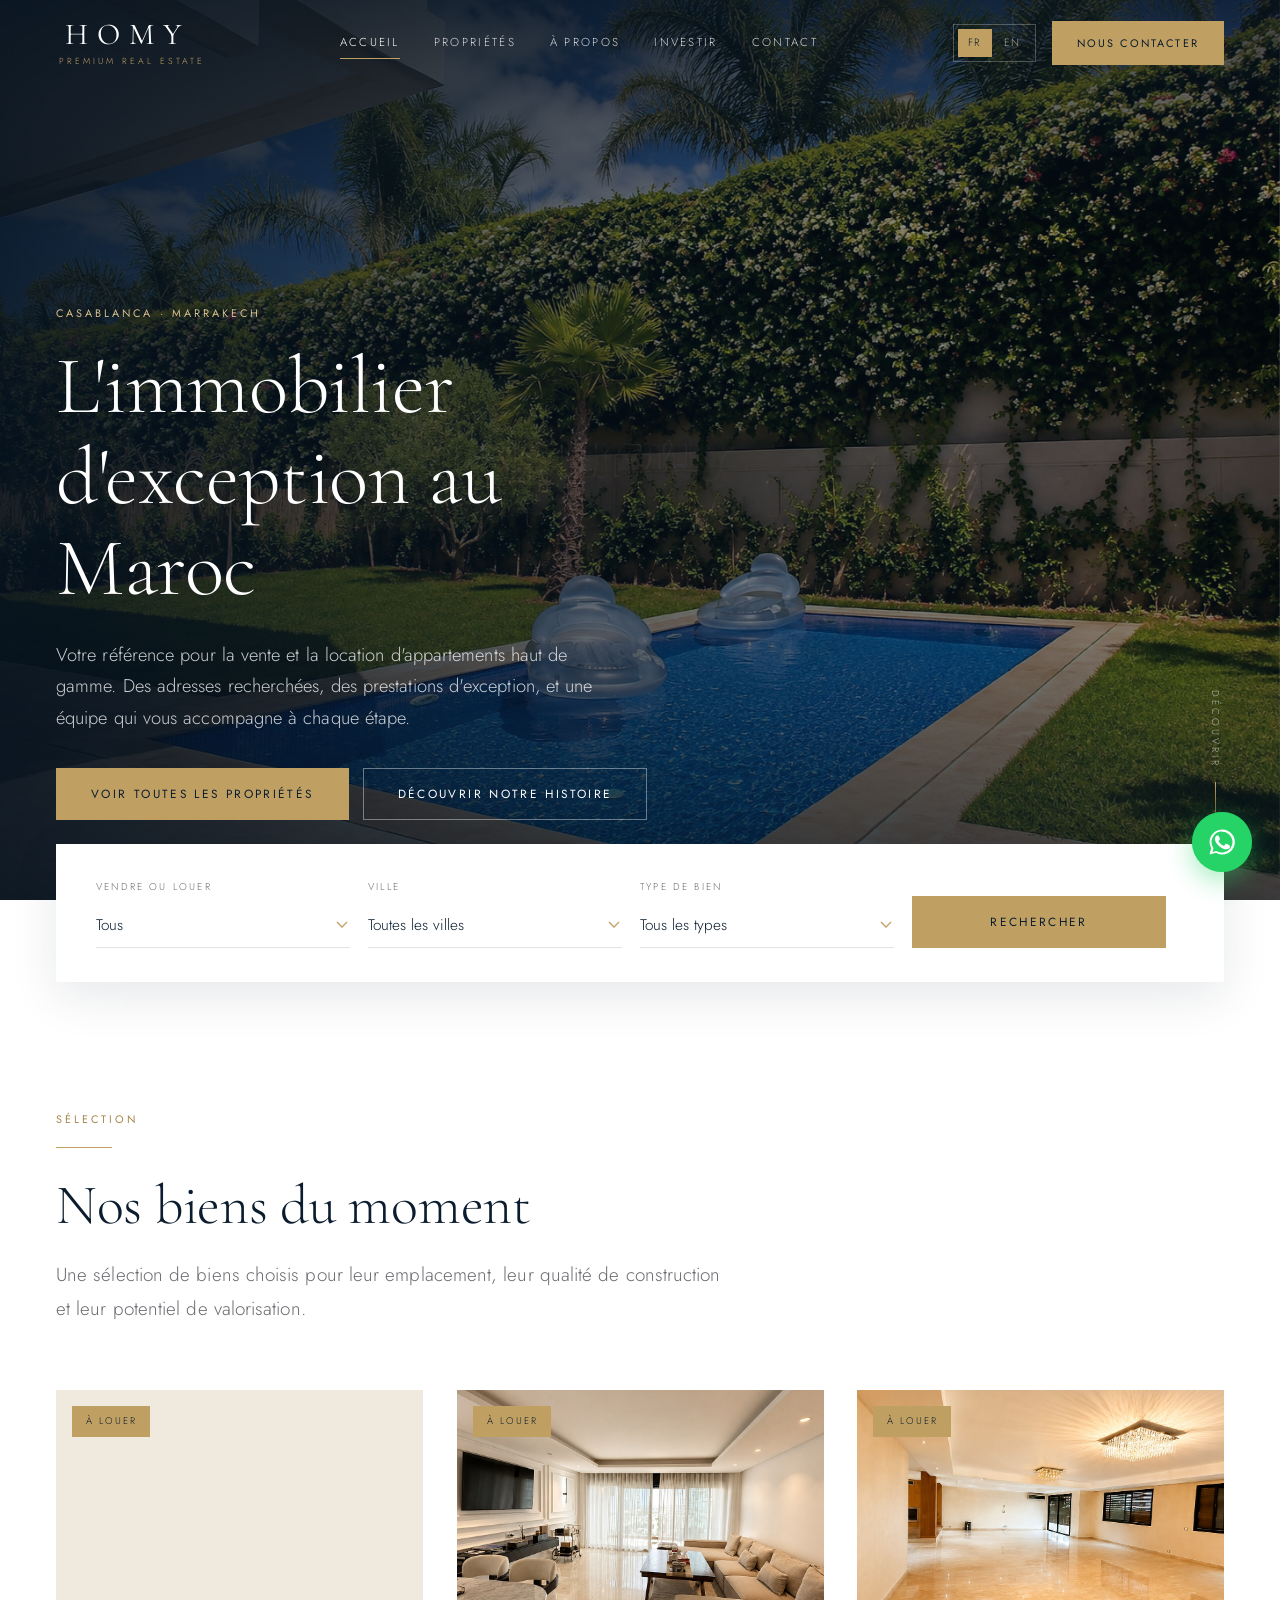
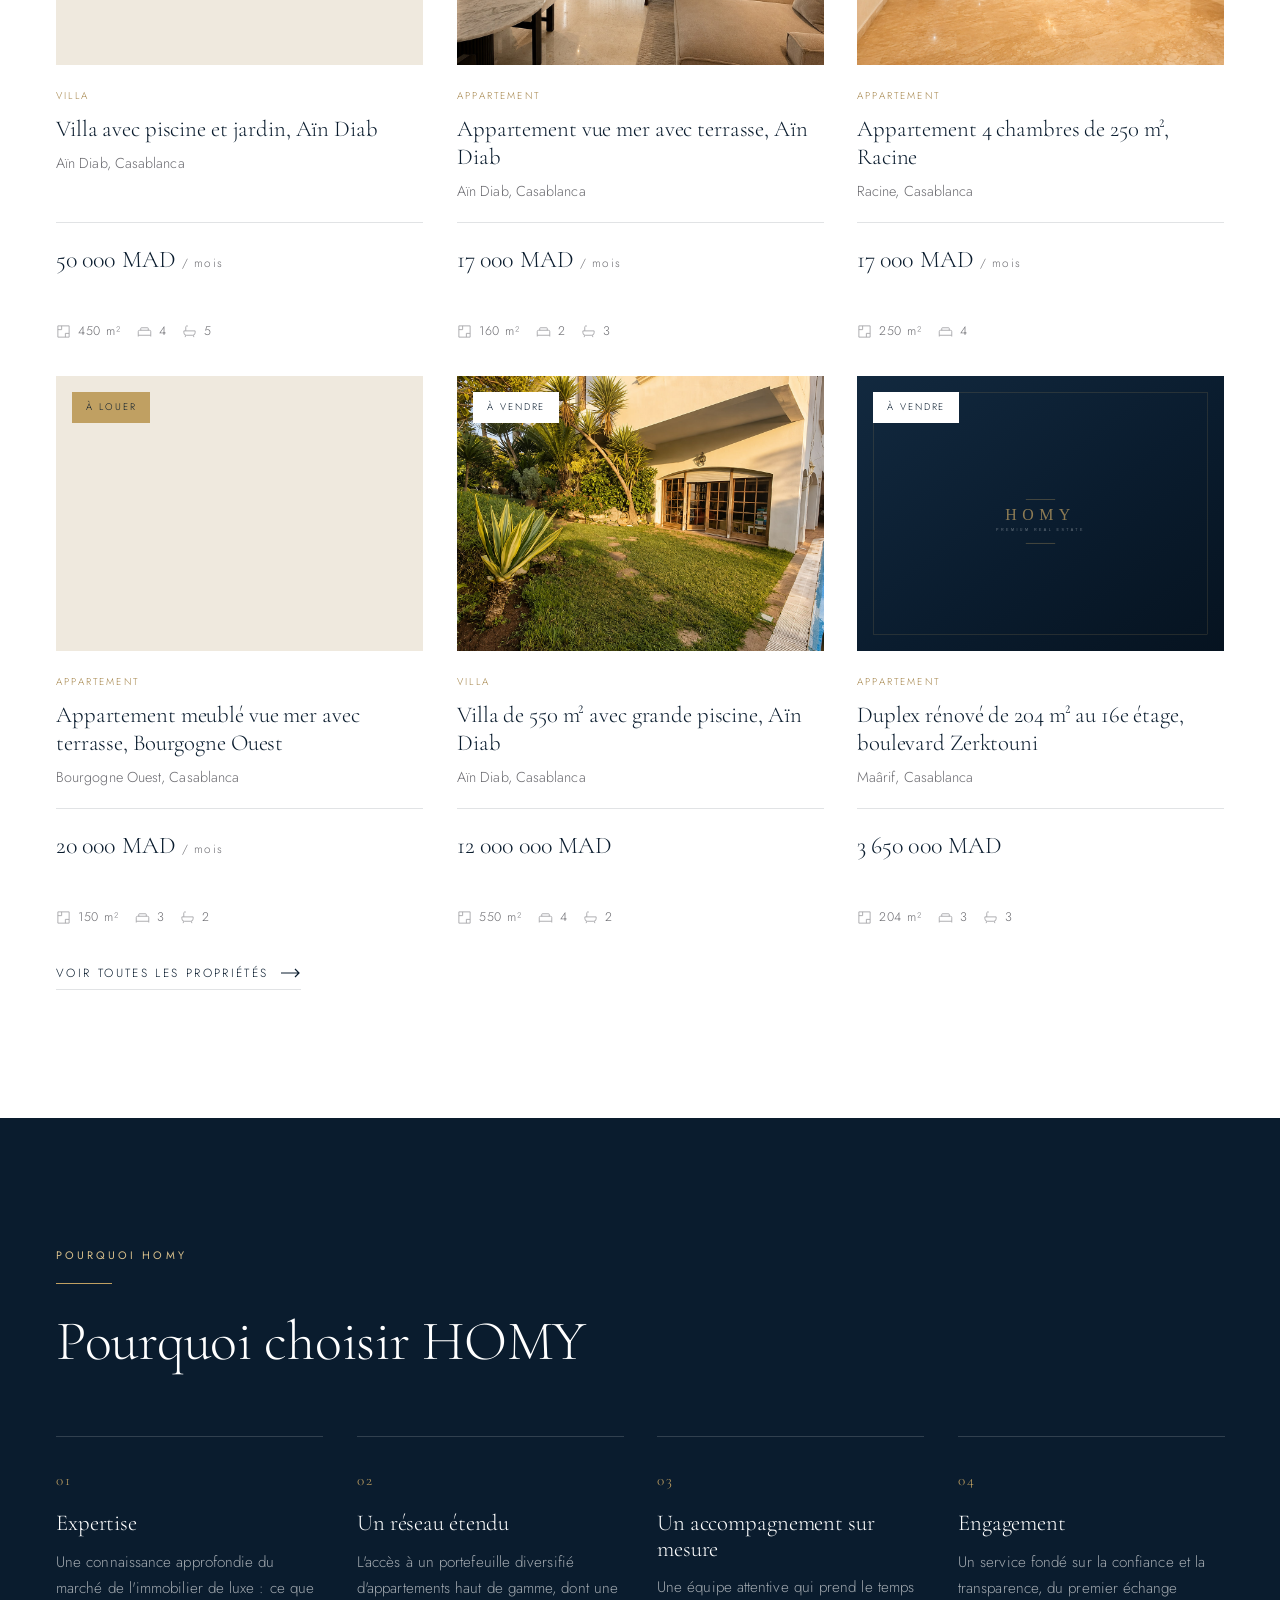
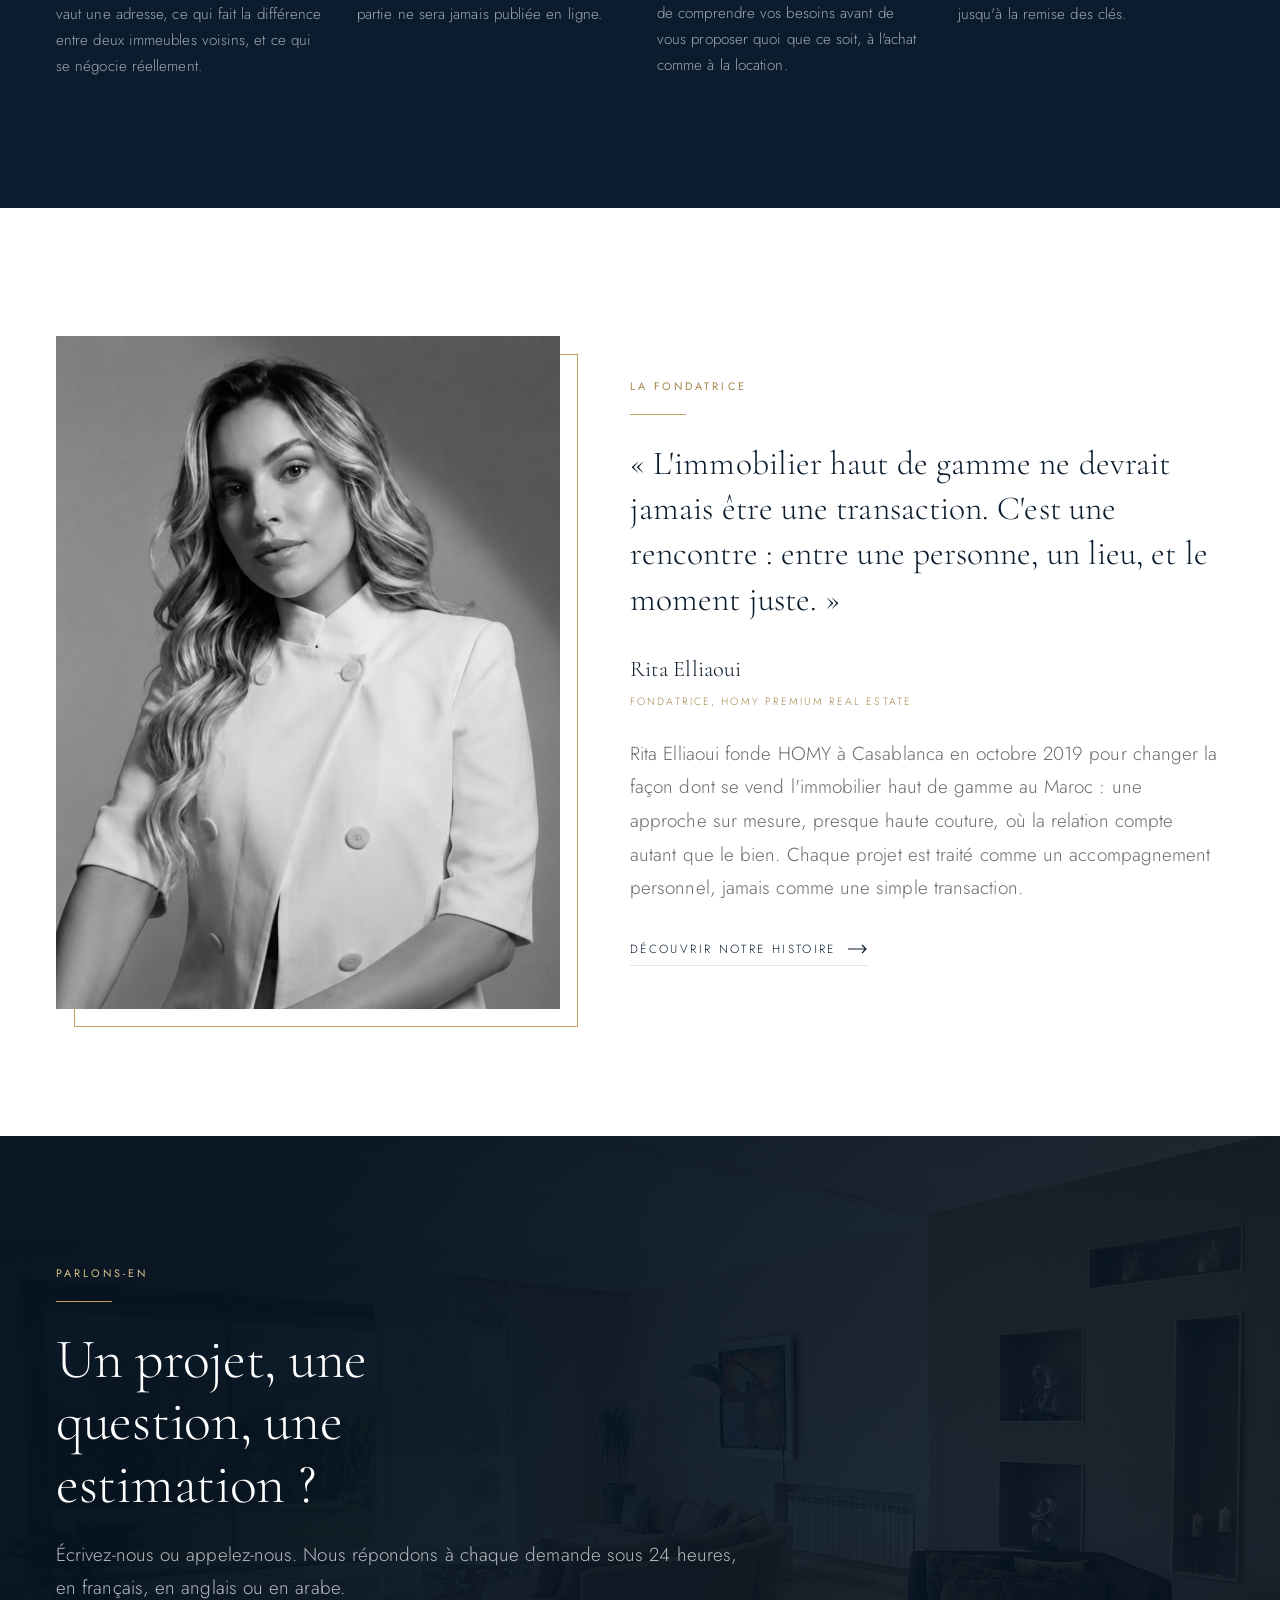
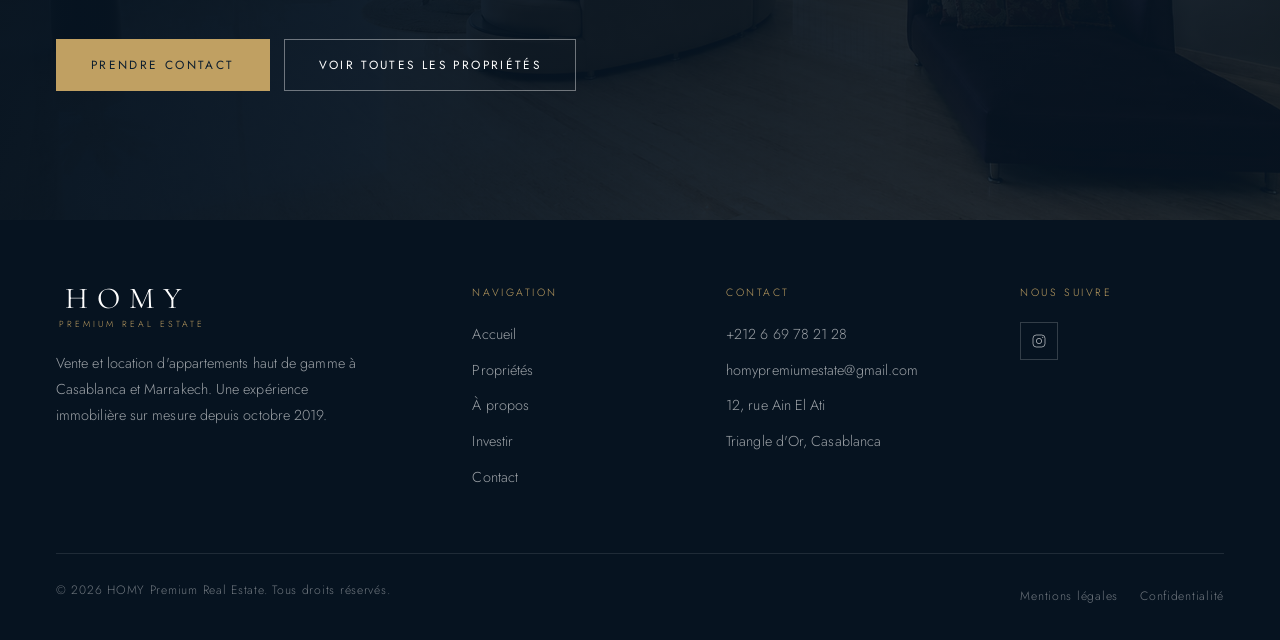
<file: index.html>
<!DOCTYPE html>
<html lang="fr">
<head>
<meta charset="utf-8">
<meta name="viewport" content="width=device-width, initial-scale=1">
<title>HOMY Premium Real Estate — Immobilier d'exception à Casablanca et Marrakech</title>
<meta name="description" content="Vente et location d'appartements haut de gamme à Casablanca et Marrakech. Emplacements recherchés, prestations d'exception et accompagnement sur mesure. HOMY Premium Real Estate.">
<meta name="theme-color" content="#0A1C2E">

<meta property="og:type" content="website">
<meta property="og:title" content="HOMY Premium Real Estate">
<meta property="og:description" content="L'immobilier d'exception au Maroc. Casablanca · Marrakech.">
<meta property="og:image" content="img/villa-ain-diab-01.jpg">

<link rel="icon" href="data:image/svg+xml,%3Csvg xmlns='http://www.w3.org/2000/svg' viewBox='0 0 32 32'%3E%3Crect width='32' height='32' fill='%230A1C2E'/%3E%3Ctext x='16' y='22' font-family='Georgia,serif' font-size='15' fill='%23C0A062' text-anchor='middle'%3EH%3C/text%3E%3C/svg%3E">

<link rel="preconnect" href="https://fonts.googleapis.com">
<link rel="preconnect" href="https://fonts.gstatic.com" crossorigin>
<link href="https://fonts.googleapis.com/css2?family=Cormorant+Garamond:wght@300;400;500&family=Jost:wght@200;300;400;500&display=swap" rel="stylesheet">

<link rel="preload" as="image" href="img/villa-ain-diab-01.jpg">
<link rel="stylesheet" href="css/style.css">
</head>

<body data-page="home">

<div data-header data-header-transparent></div>

<!-- ============================================================ HERO -->
<section class="hero">
  <div class="hero__media">
    <img src="img/villa-ain-diab-01.jpg"
         alt="Villa avec piscine et jardin, Aïn Diab, Casablanca"
         fetchpriority="high" decoding="async" width="1536" height="1024">
  </div>

  <div class="hero__inner">
    <div class="container">
      <span class="eyebrow eyebrow--light" data-i18n="home.hero.eyebrow"></span>
      <h1 data-i18n="home.hero.title"></h1>
      <p class="hero__text" data-i18n="home.hero.subtitle"></p>
      <div class="btn-row">
        <a class="btn btn--gold" href="proprietes.html" data-i18n="common.viewAll"></a>
        <a class="btn btn--ghost" href="a-propos.html" data-i18n="founder.cta"></a>
      </div>
    </div>
  </div>

  <span class="hero__scroll" data-i18n="home.hero.scroll"></span>
</section>

<!-- ========================================================== SEARCH -->
<div class="search-wrap">
  <div class="container">
    <div class="search-panel">
      <form id="heroSearch" novalidate>
        <div class="field">
          <label class="field__label" for="s-status" data-i18n="search.status"></label>
          <select id="s-status" name="status"></select>
        </div>
        <div class="field">
          <label class="field__label" for="s-city" data-i18n="search.city"></label>
          <select id="s-city" name="city"></select>
        </div>
        <div class="field">
          <label class="field__label" for="s-type" data-i18n="search.type"></label>
          <select id="s-type" name="type"></select>
        </div>
        <button type="submit" class="btn btn--gold" data-i18n="search.submit"></button>
      </form>
    </div>
  </div>
</div>

<!-- ======================================================== FEATURED -->
<section class="section">
  <div class="container">
    <div class="section-head" data-reveal>
      <span class="eyebrow" data-i18n="home.featured.eyebrow"></span>
      <div class="rule"></div>
      <h2 data-i18n="home.featured.title"></h2>
      <p class="lead" data-i18n="home.featured.text"></p>
    </div>

    <div class="grid grid--3 cards--featured" id="featuredGrid"></div>

    <div class="btn-row" data-reveal>
      <a class="link-arrow" href="proprietes.html">
        <span data-i18n="common.viewAll"></span>
        <svg width="20" height="10" viewBox="0 0 20 10" fill="none" stroke="currentColor" stroke-width="1.2"><path d="M0 5h18M14 1l4 4-4 4"/></svg>
      </a>
    </div>
  </div>
</section>

<!-- ======================================================= WHY HOMY -->
<section class="section section--navy">
  <div class="container">
    <div class="section-head" data-reveal>
      <span class="eyebrow eyebrow--light" data-i18n="home.why.eyebrow"></span>
      <div class="rule"></div>
      <h2 data-i18n="home.why.title"></h2>
    </div>

    <div class="grid grid--4">
      <article class="feature" data-reveal data-reveal-delay="1">
        <div class="feature__num">01</div>
        <h3 data-i18n="home.why.1.title"></h3>
        <p data-i18n="home.why.1.text"></p>
      </article>
      <article class="feature" data-reveal data-reveal-delay="2">
        <div class="feature__num">02</div>
        <h3 data-i18n="home.why.2.title"></h3>
        <p data-i18n="home.why.2.text"></p>
      </article>
      <article class="feature" data-reveal data-reveal-delay="3">
        <div class="feature__num">03</div>
        <h3 data-i18n="home.why.3.title"></h3>
        <p data-i18n="home.why.3.text"></p>
      </article>
      <article class="feature" data-reveal data-reveal-delay="4">
        <div class="feature__num">04</div>
        <h3 data-i18n="home.why.4.title"></h3>
        <p data-i18n="home.why.4.text"></p>
      </article>
    </div>
  </div>
</section>

<!-- ========================================================= FOUNDER -->
<section class="section">
  <div class="container">
    <div class="founder">
      <div class="founder__media" data-reveal>
        <img src="img/rita-elliaoui.jpg"
             alt="Rita Elliaoui, fondatrice de HOMY Premium Real Estate"
             loading="lazy" decoding="async" width="841" height="1122">
      </div>
      <div data-reveal data-reveal-delay="2">
        <span class="eyebrow" data-i18n="founder.eyebrow"></span>
        <div class="rule"></div>
        <p class="founder__quote" data-i18n="founder.quote"></p>
        <p class="founder__name" data-i18n="founder.name"></p>
        <p class="founder__role" data-i18n="founder.role"></p>
        <p class="lead" data-i18n="founder.text"></p>
        <div class="btn-row">
          <a class="link-arrow" href="a-propos.html">
            <span data-i18n="founder.cta"></span>
            <svg width="20" height="10" viewBox="0 0 20 10" fill="none" stroke="currentColor" stroke-width="1.2"><path d="M0 5h18M14 1l4 4-4 4"/></svg>
          </a>
        </div>
      </div>
    </div>
  </div>
</section>

<!-- ============================================================= CTA -->
<section class="section cta-band">
  <div class="cta-band__media">
    <img src="img/villa-ain-diab-02.jpg"
         alt="" loading="lazy" decoding="async" width="1537" height="1023">
  </div>
  <div class="container">
    <div data-reveal>
      <span class="eyebrow eyebrow--light" data-i18n="cta.eyebrow"></span>
      <div class="rule"></div>
      <h2 data-i18n="cta.title"></h2>
      <p class="lead" style="margin-top:22px" data-i18n="cta.text"></p>
      <div class="btn-row">
        <a class="btn btn--gold" href="contact.html" data-i18n="cta.button"></a>
        <a class="btn btn--ghost" href="proprietes.html" data-i18n="common.viewAll"></a>
      </div>
    </div>
  </div>
</section>

<div data-footer></div>

<script src="js/config.js"></script>
<script src="js/i18n.js"></script>
<script src="js/listings-backup.js"></script>
<script src="js/data.js"></script>
<script src="js/app.js"></script>
<script src="js/pages.js"></script>
</body>
</html>
</file>
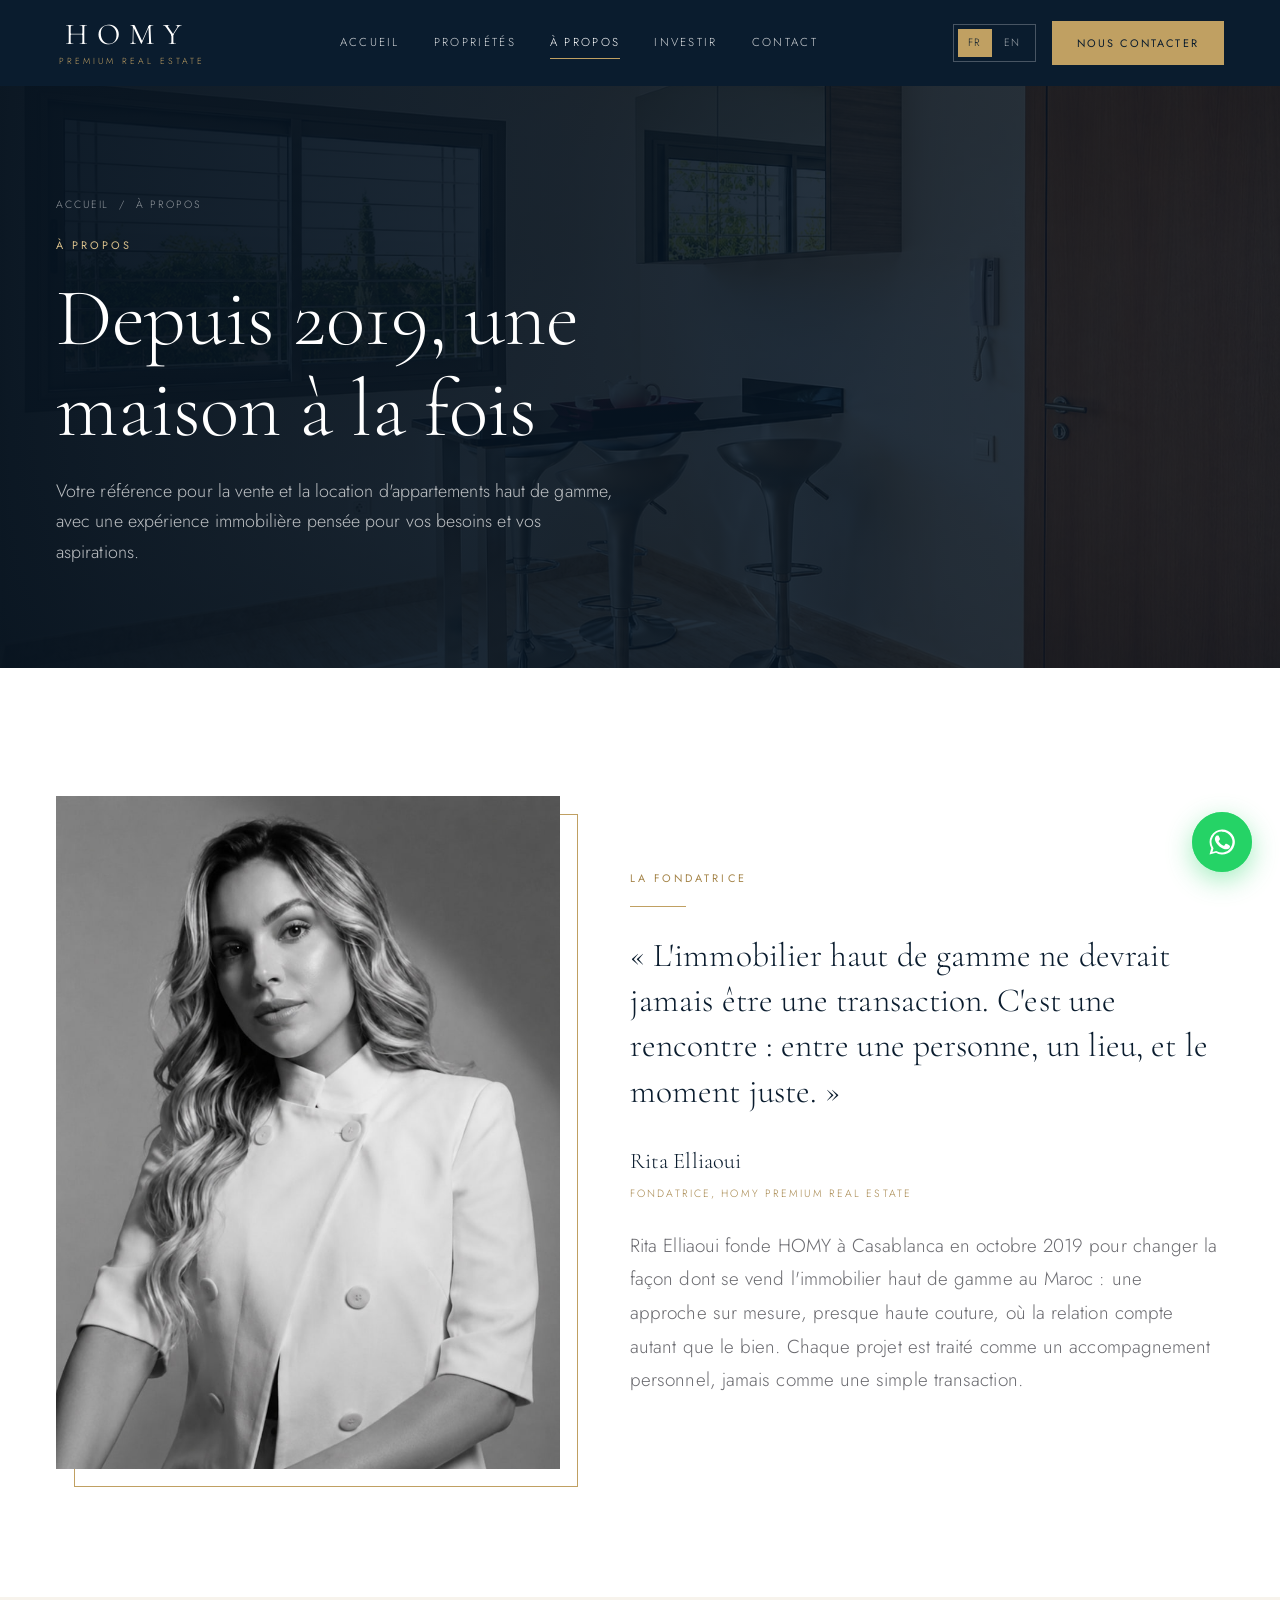
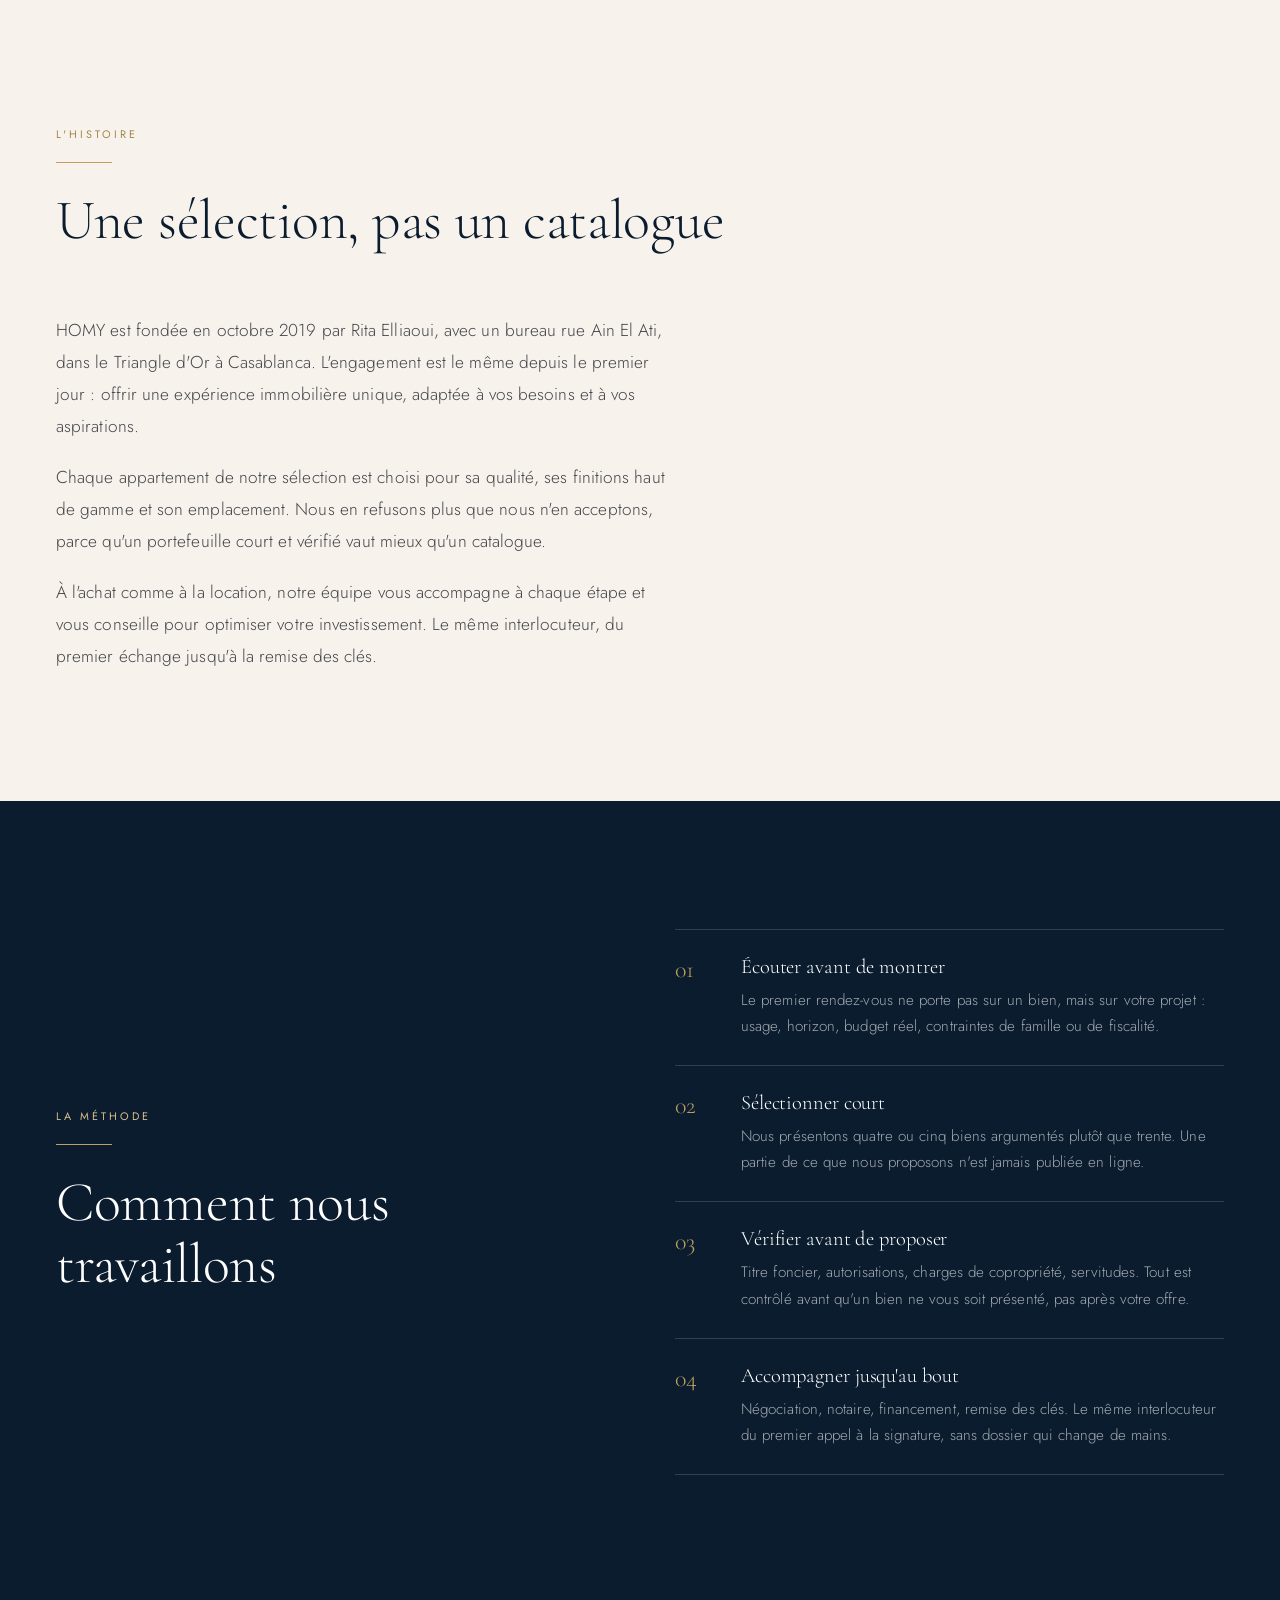
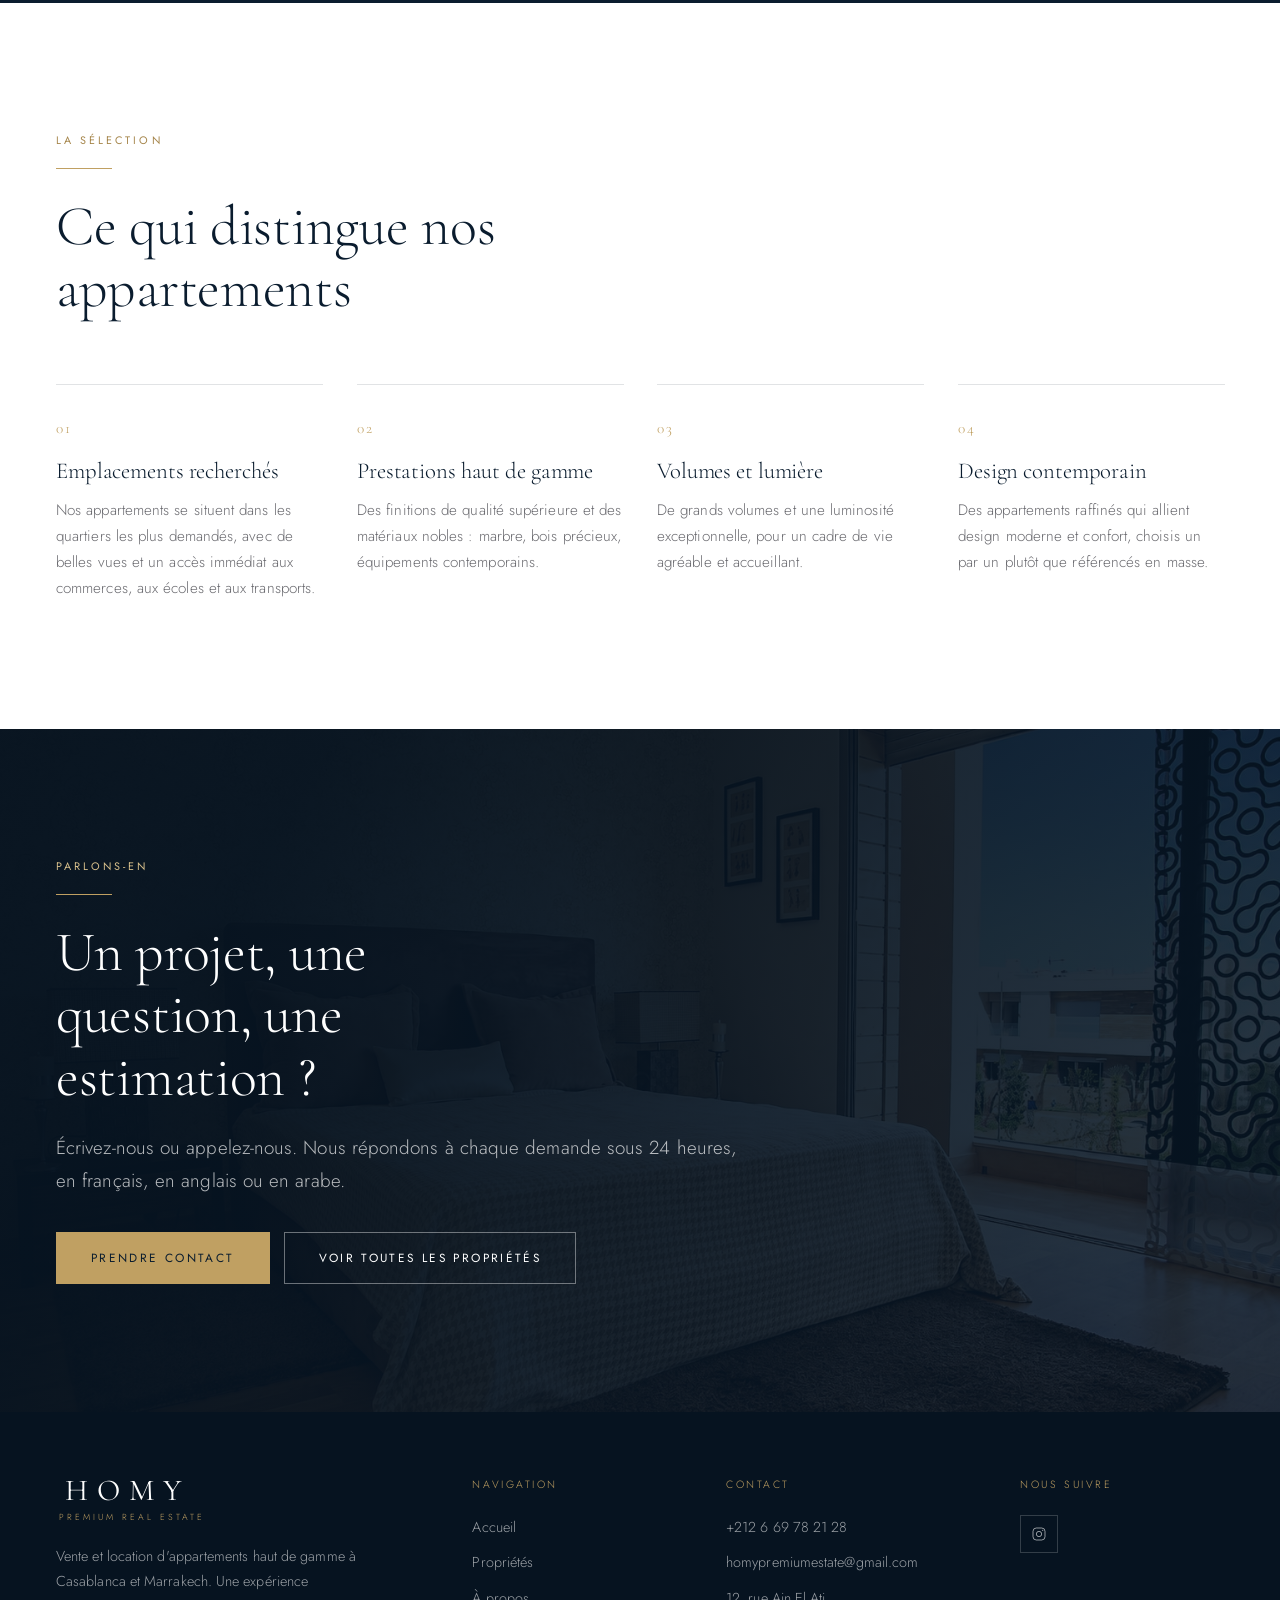
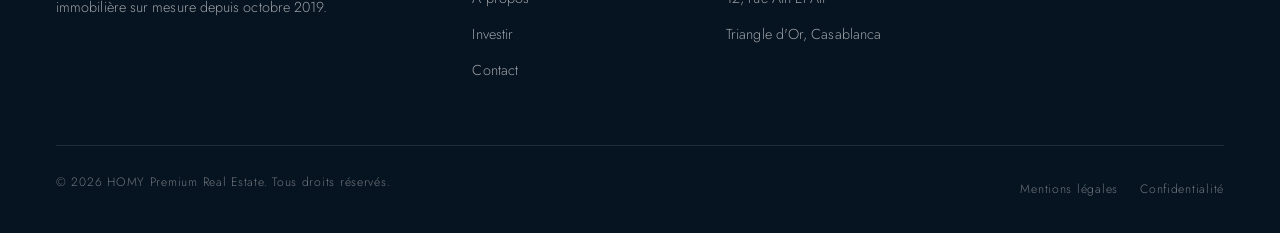
<file: a-propos.html>
<!DOCTYPE html>
<html lang="fr">
<head>
<meta charset="utf-8">
<meta name="viewport" content="width=device-width, initial-scale=1">
<title>À propos — HOMY Premium Real Estate</title>
<meta name="description" content="L'histoire de HOMY Premium Real Estate depuis 2019 : la fondatrice Rita Elliaoui, notre méthode et nos engagements à Casablanca et Marrakech.">
<meta name="theme-color" content="#0A1C2E">

<link rel="icon" href="data:image/svg+xml,%3Csvg xmlns='http://www.w3.org/2000/svg' viewBox='0 0 32 32'%3E%3Crect width='32' height='32' fill='%230A1C2E'/%3E%3Ctext x='16' y='22' font-family='Georgia,serif' font-size='15' fill='%23C0A062' text-anchor='middle'%3EH%3C/text%3E%3C/svg%3E">

<link rel="preconnect" href="https://fonts.googleapis.com">
<link rel="preconnect" href="https://fonts.gstatic.com" crossorigin>
<link href="https://fonts.googleapis.com/css2?family=Cormorant+Garamond:wght@300;400;500&family=Jost:wght@200;300;400;500&display=swap" rel="stylesheet">
<link rel="stylesheet" href="css/style.css">
</head>

<body data-page="about" data-title-key="about.hero.title">

<div data-header></div>

<!-- ===================================================== PAGE HEADER -->
<section class="page-hero">
  <div class="page-hero__media">
    <img src="img/villa-ain-diab-07.jpg"
         alt="Coin petit-déjeuner, villa Aïn Diab" fetchpriority="high" decoding="async" width="1477" height="1065">
  </div>
  <div class="container">
    <nav class="breadcrumb" aria-label="Fil d'Ariane">
      <a href="index.html" data-i18n="nav.home"></a>
      <span>/</span>
      <span data-i18n="nav.about"></span>
    </nav>
    <span class="eyebrow eyebrow--light" data-i18n="about.hero.eyebrow"></span>
    <h1 data-i18n="about.hero.title"></h1>
    <p data-i18n="about.hero.text"></p>
  </div>
</section>

<!-- ========================================================= FOUNDER -->
<section class="section">
  <div class="container">
    <div class="founder">
      <div class="founder__media" data-reveal>
        <img src="img/rita-elliaoui.jpg"
             alt="Rita Elliaoui, fondatrice de HOMY Premium Real Estate"
             loading="lazy" decoding="async" width="841" height="1122">
      </div>
      <div data-reveal data-reveal-delay="2">
        <span class="eyebrow" data-i18n="founder.eyebrow"></span>
        <div class="rule"></div>
        <p class="founder__quote" data-i18n="founder.quote"></p>
        <p class="founder__name" data-i18n="founder.name"></p>
        <p class="founder__role" data-i18n="founder.role"></p>
        <p class="lead" data-i18n="founder.text"></p>
      </div>
    </div>
  </div>
</section>

<!-- =========================================================== STORY -->
<section class="section section--cream">
  <div class="container">
    <div class="section-head" data-reveal>
      <span class="eyebrow" data-i18n="about.story.eyebrow"></span>
      <div class="rule"></div>
      <h2 data-i18n="about.story.title"></h2>
    </div>
    <div class="prose" data-reveal data-reveal-delay="2">
      <p data-i18n="about.story.p1"></p>
      <p data-i18n="about.story.p2"></p>
      <p data-i18n="about.story.p3"></p>
    </div>
  </div>
</section>

<!-- ========================================================== METHOD -->
<section class="section section--navy">
  <div class="container">
    <div class="split">
      <div data-reveal>
        <span class="eyebrow eyebrow--light" data-i18n="about.method.eyebrow"></span>
        <div class="rule"></div>
        <h2 data-i18n="about.method.title"></h2>
      </div>

      <div data-reveal data-reveal-delay="2">
        <div class="step">
          <div class="step__num">01</div>
          <h3 data-i18n="about.method.1.title"></h3>
          <p data-i18n="about.method.1.text"></p>
        </div>
        <div class="step">
          <div class="step__num">02</div>
          <h3 data-i18n="about.method.2.title"></h3>
          <p data-i18n="about.method.2.text"></p>
        </div>
        <div class="step">
          <div class="step__num">03</div>
          <h3 data-i18n="about.method.3.title"></h3>
          <p data-i18n="about.method.3.text"></p>
        </div>
        <div class="step">
          <div class="step__num">04</div>
          <h3 data-i18n="about.method.4.title"></h3>
          <p data-i18n="about.method.4.text"></p>
        </div>
      </div>
    </div>
  </div>
</section>

<!-- ========================================================== VALUES -->
<section class="section">
  <div class="container">
    <div class="section-head" data-reveal>
      <span class="eyebrow" data-i18n="about.values.eyebrow"></span>
      <div class="rule"></div>
      <h2 data-i18n="about.values.title"></h2>
    </div>

    <div class="grid grid--4">
      <article class="feature" data-reveal data-reveal-delay="1">
        <div class="feature__num">01</div>
        <h3 data-i18n="about.values.1.title"></h3>
        <p data-i18n="about.values.1.text"></p>
      </article>
      <article class="feature" data-reveal data-reveal-delay="2">
        <div class="feature__num">02</div>
        <h3 data-i18n="about.values.2.title"></h3>
        <p data-i18n="about.values.2.text"></p>
      </article>
      <article class="feature" data-reveal data-reveal-delay="3">
        <div class="feature__num">03</div>
        <h3 data-i18n="about.values.3.title"></h3>
        <p data-i18n="about.values.3.text"></p>
      </article>
      <article class="feature" data-reveal data-reveal-delay="4">
        <div class="feature__num">04</div>
        <h3 data-i18n="about.values.4.title"></h3>
        <p data-i18n="about.values.4.text"></p>
      </article>
    </div>
  </div>
</section>

<!-- ============================================================= CTA -->
<section class="section cta-band">
  <div class="cta-band__media">
    <img src="img/villa-ain-diab-04.jpg"
         alt="" loading="lazy" decoding="async" width="1535" height="1024">
  </div>
  <div class="container">
    <div data-reveal>
      <span class="eyebrow eyebrow--light" data-i18n="cta.eyebrow"></span>
      <div class="rule"></div>
      <h2 data-i18n="cta.title"></h2>
      <p class="lead" style="margin-top:22px" data-i18n="cta.text"></p>
      <div class="btn-row">
        <a class="btn btn--gold" href="contact.html" data-i18n="cta.button"></a>
        <a class="btn btn--ghost" href="proprietes.html" data-i18n="common.viewAll"></a>
      </div>
    </div>
  </div>
</section>

<div data-footer></div>

<script src="js/config.js"></script>
<script src="js/i18n.js"></script>
<script src="js/listings-backup.js"></script>
<script src="js/data.js"></script>
<script src="js/app.js"></script>
<script src="js/pages.js"></script>
</body>
</html>
</file>
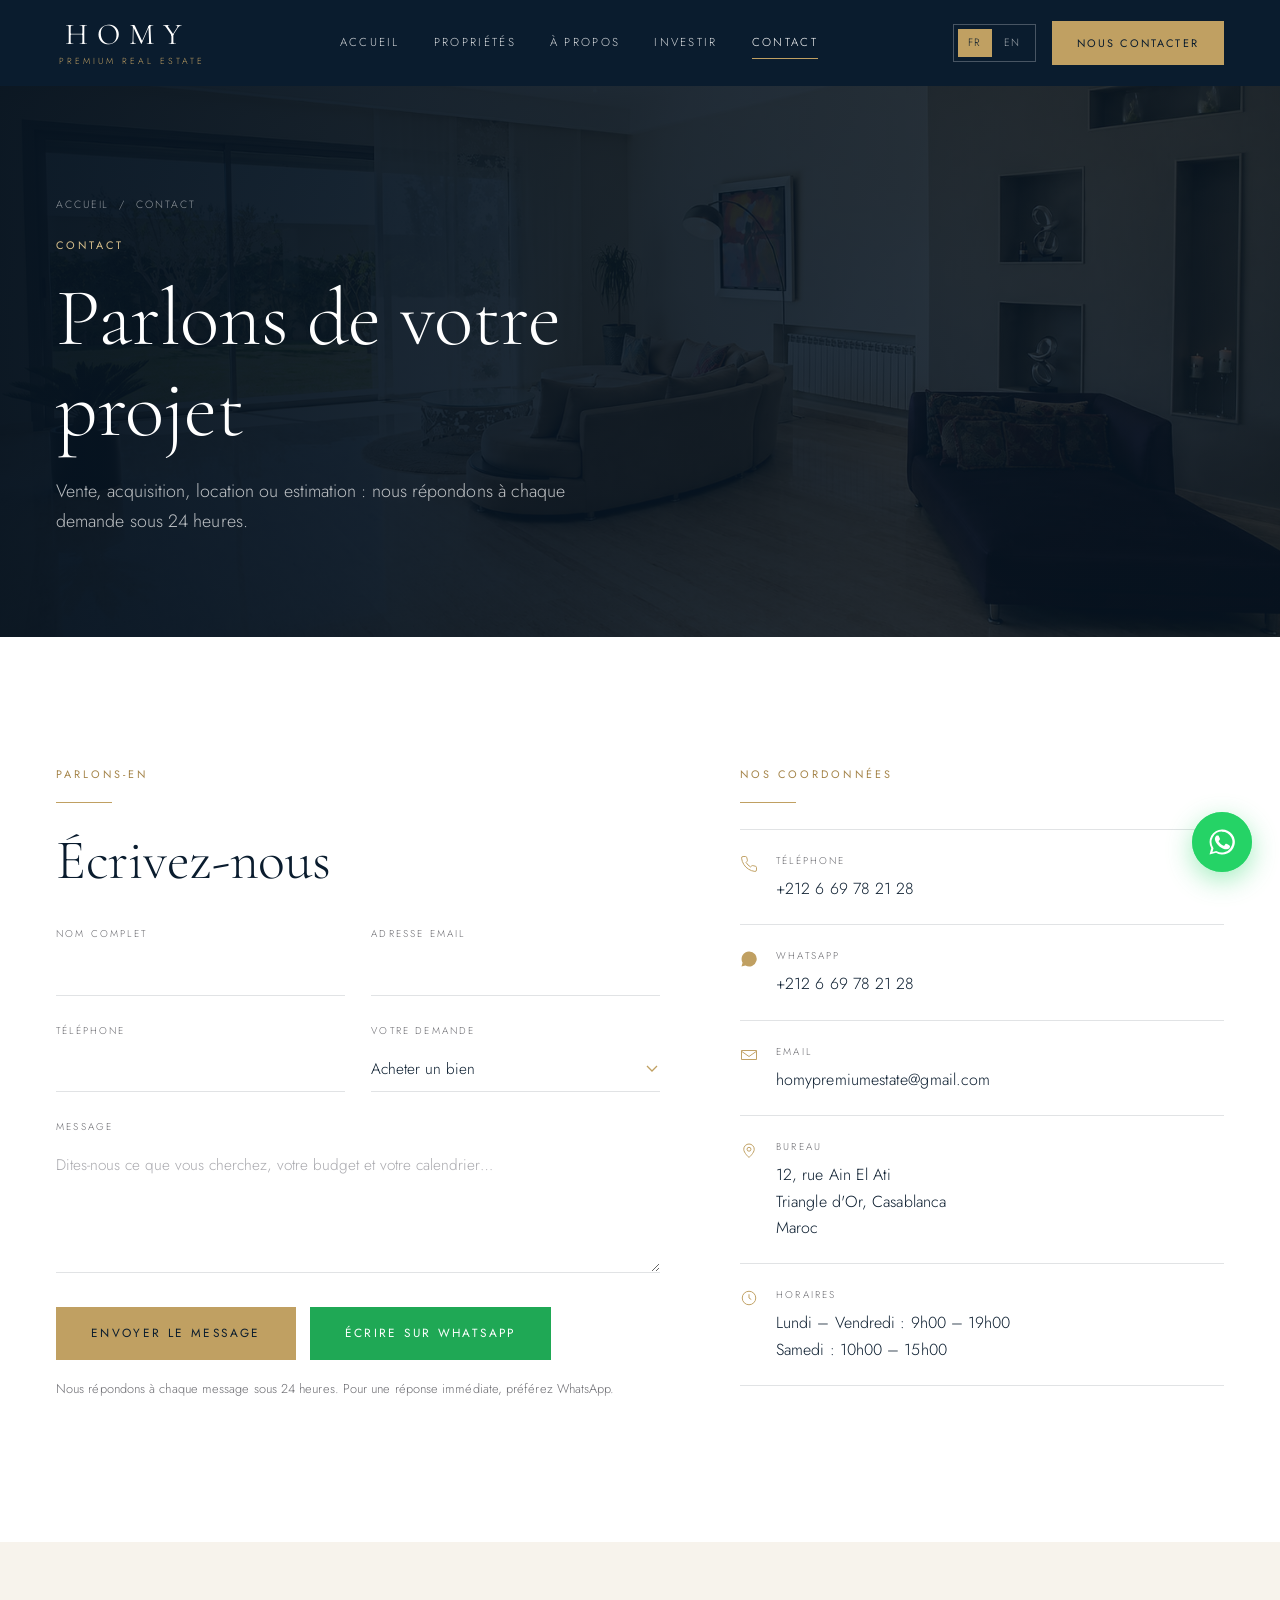
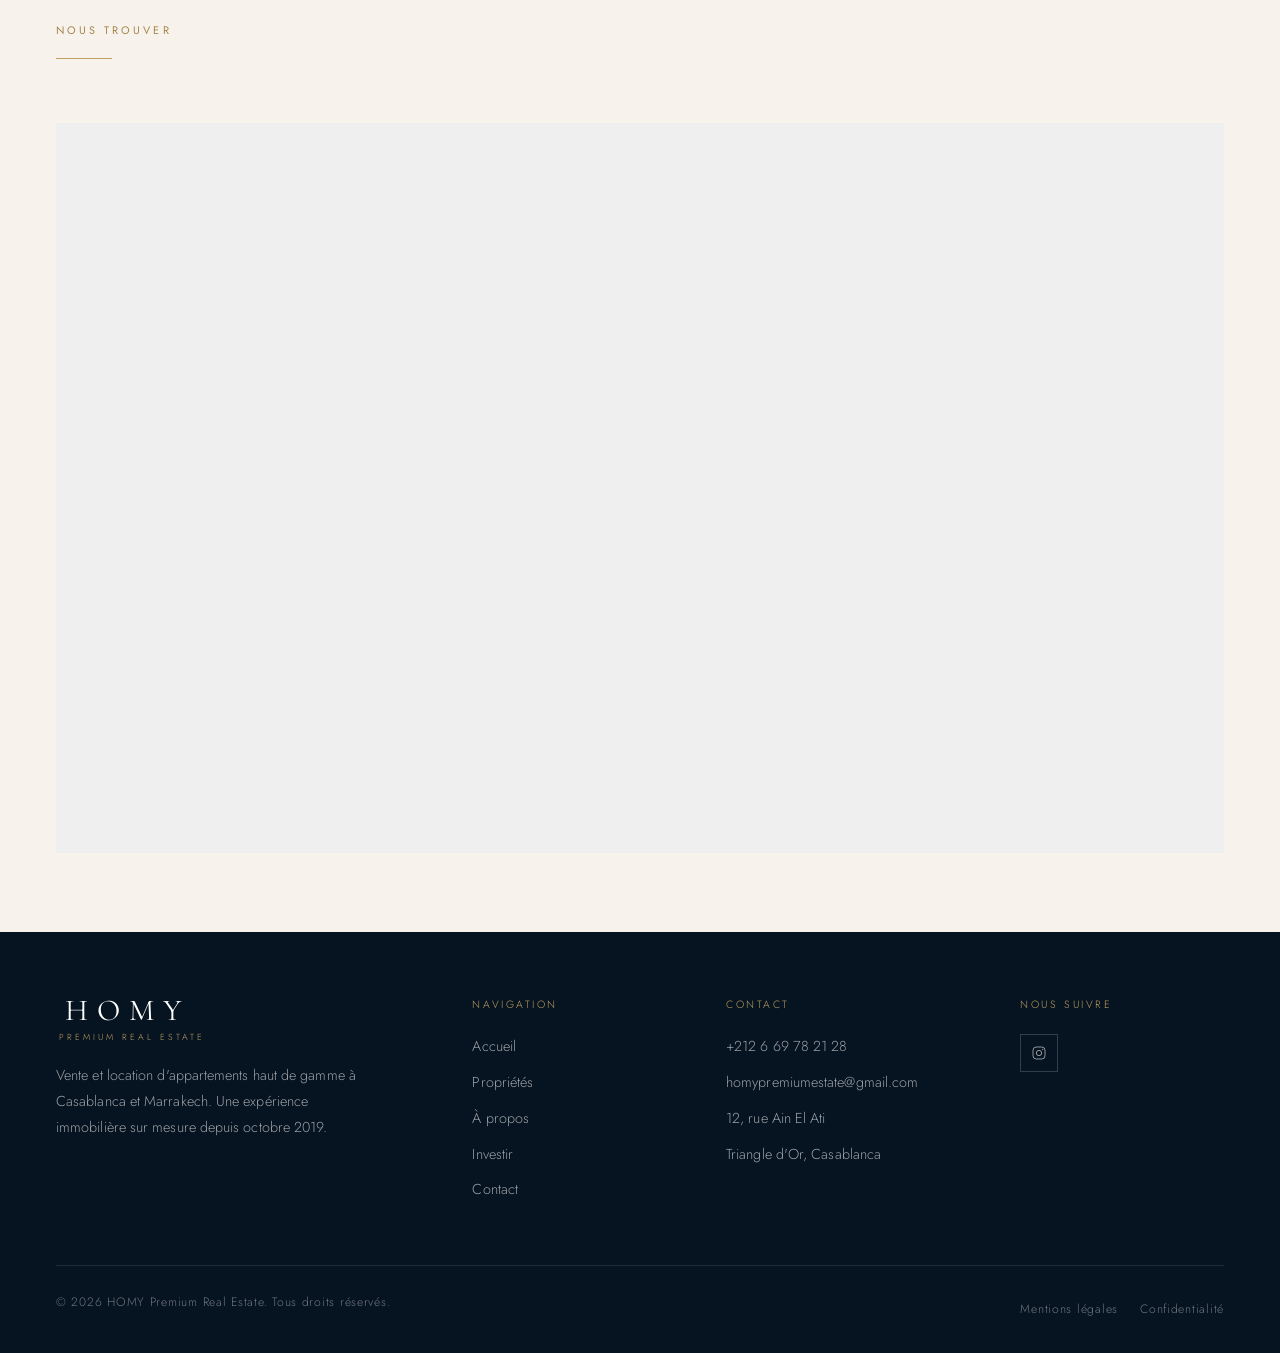
<file: contact.html>
<!DOCTYPE html>
<html lang="fr">
<head>
<meta charset="utf-8">
<meta name="viewport" content="width=device-width, initial-scale=1">
<title>Contact — HOMY Premium Real Estate</title>
<meta name="description" content="Contactez HOMY Premium Real Estate, 12 rue Ain El Ati, Triangle d'Or, Casablanca : téléphone, WhatsApp, email et adresse. Réponse sous 24 heures.">
<meta name="theme-color" content="#0A1C2E">

<link rel="icon" href="data:image/svg+xml,%3Csvg xmlns='http://www.w3.org/2000/svg' viewBox='0 0 32 32'%3E%3Crect width='32' height='32' fill='%230A1C2E'/%3E%3Ctext x='16' y='22' font-family='Georgia,serif' font-size='15' fill='%23C0A062' text-anchor='middle'%3EH%3C/text%3E%3C/svg%3E">

<link rel="preconnect" href="https://fonts.googleapis.com">
<link rel="preconnect" href="https://fonts.gstatic.com" crossorigin>
<link href="https://fonts.googleapis.com/css2?family=Cormorant+Garamond:wght@300;400;500&family=Jost:wght@200;300;400;500&display=swap" rel="stylesheet">
<link rel="stylesheet" href="css/style.css">
</head>

<body data-page="contact" data-title-key="contact.hero.title">

<div data-header></div>

<!-- ===================================================== PAGE HEADER -->
<section class="page-hero">
  <div class="page-hero__media">
    <img src="img/villa-ain-diab-02.jpg"
         alt="Séjour ouvert sur le jardin, villa Aïn Diab" fetchpriority="high" decoding="async" width="1537" height="1023">
  </div>
  <div class="container">
    <nav class="breadcrumb" aria-label="Fil d'Ariane">
      <a href="index.html" data-i18n="nav.home"></a>
      <span>/</span>
      <span data-i18n="nav.contact"></span>
    </nav>
    <span class="eyebrow eyebrow--light" data-i18n="contact.hero.eyebrow"></span>
    <h1 data-i18n="contact.hero.title"></h1>
    <p data-i18n="contact.hero.text"></p>
  </div>
</section>

<!-- ================================================= FORM AND DETAILS -->
<section class="section">
  <div class="container">
    <div class="contact-layout">

      <!-- Form -->
      <div data-reveal>
        <span class="eyebrow" data-i18n="cta.eyebrow"></span>
        <div class="rule"></div>
        <h2 style="margin-bottom:34px" data-i18n="contact.form.title"></h2>

        <!-- Netlify picks this form up automatically once the site is
             published, and emails every message to the account owner.
             No server, no plugin, nothing to configure. -->
        <form id="contactForm" name="contact" method="POST"
              data-netlify="true" netlify-honeypot="bot-field" novalidate>
          <input type="hidden" name="form-name" value="contact">
          <p hidden><label>Ne pas remplir : <input name="bot-field"></label></p>

          <div class="form-grid">
            <div class="form-grid form-grid--2">
              <div class="field">
                <label class="field__label" for="c-name" data-i18n="contact.form.name"></label>
                <input type="text" id="c-name" name="name" required autocomplete="name">
              </div>
              <div class="field">
                <label class="field__label" for="c-email" data-i18n="contact.form.email"></label>
                <input type="email" id="c-email" name="email" required autocomplete="email">
              </div>
            </div>

            <div class="form-grid form-grid--2">
              <div class="field">
                <label class="field__label" for="c-phone" data-i18n="contact.form.phone"></label>
                <input type="tel" id="c-phone" name="phone" autocomplete="tel">
              </div>
              <div class="field">
                <label class="field__label" for="contactSubject" data-i18n="contact.form.subject"></label>
                <select id="contactSubject" name="subject"></select>
              </div>
            </div>

            <div class="field">
              <label class="field__label" for="c-message" data-i18n="contact.form.message"></label>
              <textarea id="c-message" name="message" required
                        data-i18n-placeholder="contact.form.messagePlaceholder"></textarea>
            </div>
          </div>

          <div class="btn-row">
            <button type="submit" class="btn btn--gold" data-i18n="contact.form.submit"></button>
            <a class="btn btn--whatsapp" id="contactWhatsappBtn" href="#" target="_blank" rel="noopener" data-i18n="cta.whatsapp"></a>
          </div>

          <p class="form-note" data-i18n="contact.form.note"></p>
          <p class="form-status" id="formStatus"></p>
        </form>
      </div>

      <!-- Details -->
      <aside data-reveal data-reveal-delay="2">
        <span class="eyebrow" data-i18n="contact.info.title"></span>
        <div class="rule"></div>

        <ul class="info-list">
          <li class="info-item">
            <svg width="18" height="18" viewBox="0 0 24 24" fill="none" stroke="currentColor" stroke-width="1.3"><path d="M22 16.9v3a2 2 0 01-2.2 2 19.8 19.8 0 01-8.6-3.1 19.5 19.5 0 01-6-6A19.8 19.8 0 012.1 4.2 2 2 0 014.1 2h3a2 2 0 012 1.7c.1 1 .4 1.9.7 2.8a2 2 0 01-.5 2.1L8.1 9.9a16 16 0 006 6l1.3-1.2a2 2 0 012.1-.5c.9.3 1.8.6 2.8.7a2 2 0 011.7 2z"/></svg>
            <div>
              <div class="info-item__label" data-i18n="contact.info.phone"></div>
              <div class="info-item__value" id="infoPhones"></div>
            </div>
          </li>

          <li class="info-item">
            <svg width="18" height="18" viewBox="0 0 24 24" fill="currentColor"><path d="M17.5 14.4c-.3-.2-1.7-.9-2-1-.3-.1-.5-.1-.7.2s-.7 1-.9 1.2c-.2.2-.3.2-.6.1-.3-.2-1.2-.5-2.3-1.4-.9-.8-1.4-1.7-1.6-2-.2-.3 0-.5.1-.6l.5-.5c.1-.2.2-.3.3-.5 0-.2 0-.4 0-.5 0-.2-.7-1.6-.9-2.2-.2-.5-.5-.5-.7-.5h-.6c-.2 0-.5.1-.8.4-.3.3-1 1-1 2.5s1.1 2.9 1.2 3.1c.2.2 2.1 3.2 5.1 4.4.7.3 1.3.5 1.7.6.7.2 1.4.2 1.9.1.6-.1 1.7-.7 2-1.4.2-.7.2-1.2.2-1.4-.1-.1-.3-.2-.6-.3M12 2a10 10 0 00-8.6 15L2 22l5.2-1.4A10 10 0 1012 2"/></svg>
            <div>
              <div class="info-item__label" data-i18n="contact.info.whatsapp"></div>
              <div class="info-item__value"><a id="infoWhatsapp" href="#" target="_blank" rel="noopener"></a></div>
            </div>
          </li>

          <li class="info-item">
            <svg width="18" height="18" viewBox="0 0 24 24" fill="none" stroke="currentColor" stroke-width="1.3"><path d="M2 6h20v12H2z"/><path d="M2 7l10 7 10-7"/></svg>
            <div>
              <div class="info-item__label" data-i18n="contact.info.email"></div>
              <div class="info-item__value"><a id="infoEmail" href="#"></a></div>
            </div>
          </li>

          <li class="info-item">
            <svg width="18" height="18" viewBox="0 0 24 24" fill="none" stroke="currentColor" stroke-width="1.3"><path d="M12 22s7-6.2 7-11a7 7 0 10-14 0c0 4.8 7 11 7 11z"/><circle cx="12" cy="11" r="2.6"/></svg>
            <div>
              <div class="info-item__label" data-i18n="contact.info.address"></div>
              <div class="info-item__value" id="infoAddress"></div>
            </div>
          </li>

          <li class="info-item">
            <svg width="18" height="18" viewBox="0 0 24 24" fill="none" stroke="currentColor" stroke-width="1.3"><circle cx="12" cy="12" r="9"/><path d="M12 7v5l3 2"/></svg>
            <div>
              <div class="info-item__label" data-i18n="contact.info.hours"></div>
              <div class="info-item__value" id="infoHours"></div>
            </div>
          </li>
        </ul>
      </aside>

    </div>
  </div>
</section>

<!-- ============================================================= MAP -->
<section class="section section--tight section--cream">
  <div class="container">
    <div class="section-head" data-reveal>
      <span class="eyebrow" data-i18n="contact.map.title"></span>
      <div class="rule"></div>
    </div>
    <div class="map-frame" data-reveal>
      <iframe id="contactMap" title="Carte" loading="lazy" referrerpolicy="no-referrer-when-downgrade" allowfullscreen></iframe>
    </div>
  </div>
</section>

<div data-footer></div>

<script src="js/config.js"></script>
<script src="js/i18n.js"></script>
<script src="js/listings-backup.js"></script>
<script src="js/data.js"></script>
<script src="js/app.js"></script>
<script src="js/pages.js"></script>
</body>
</html>
</file>
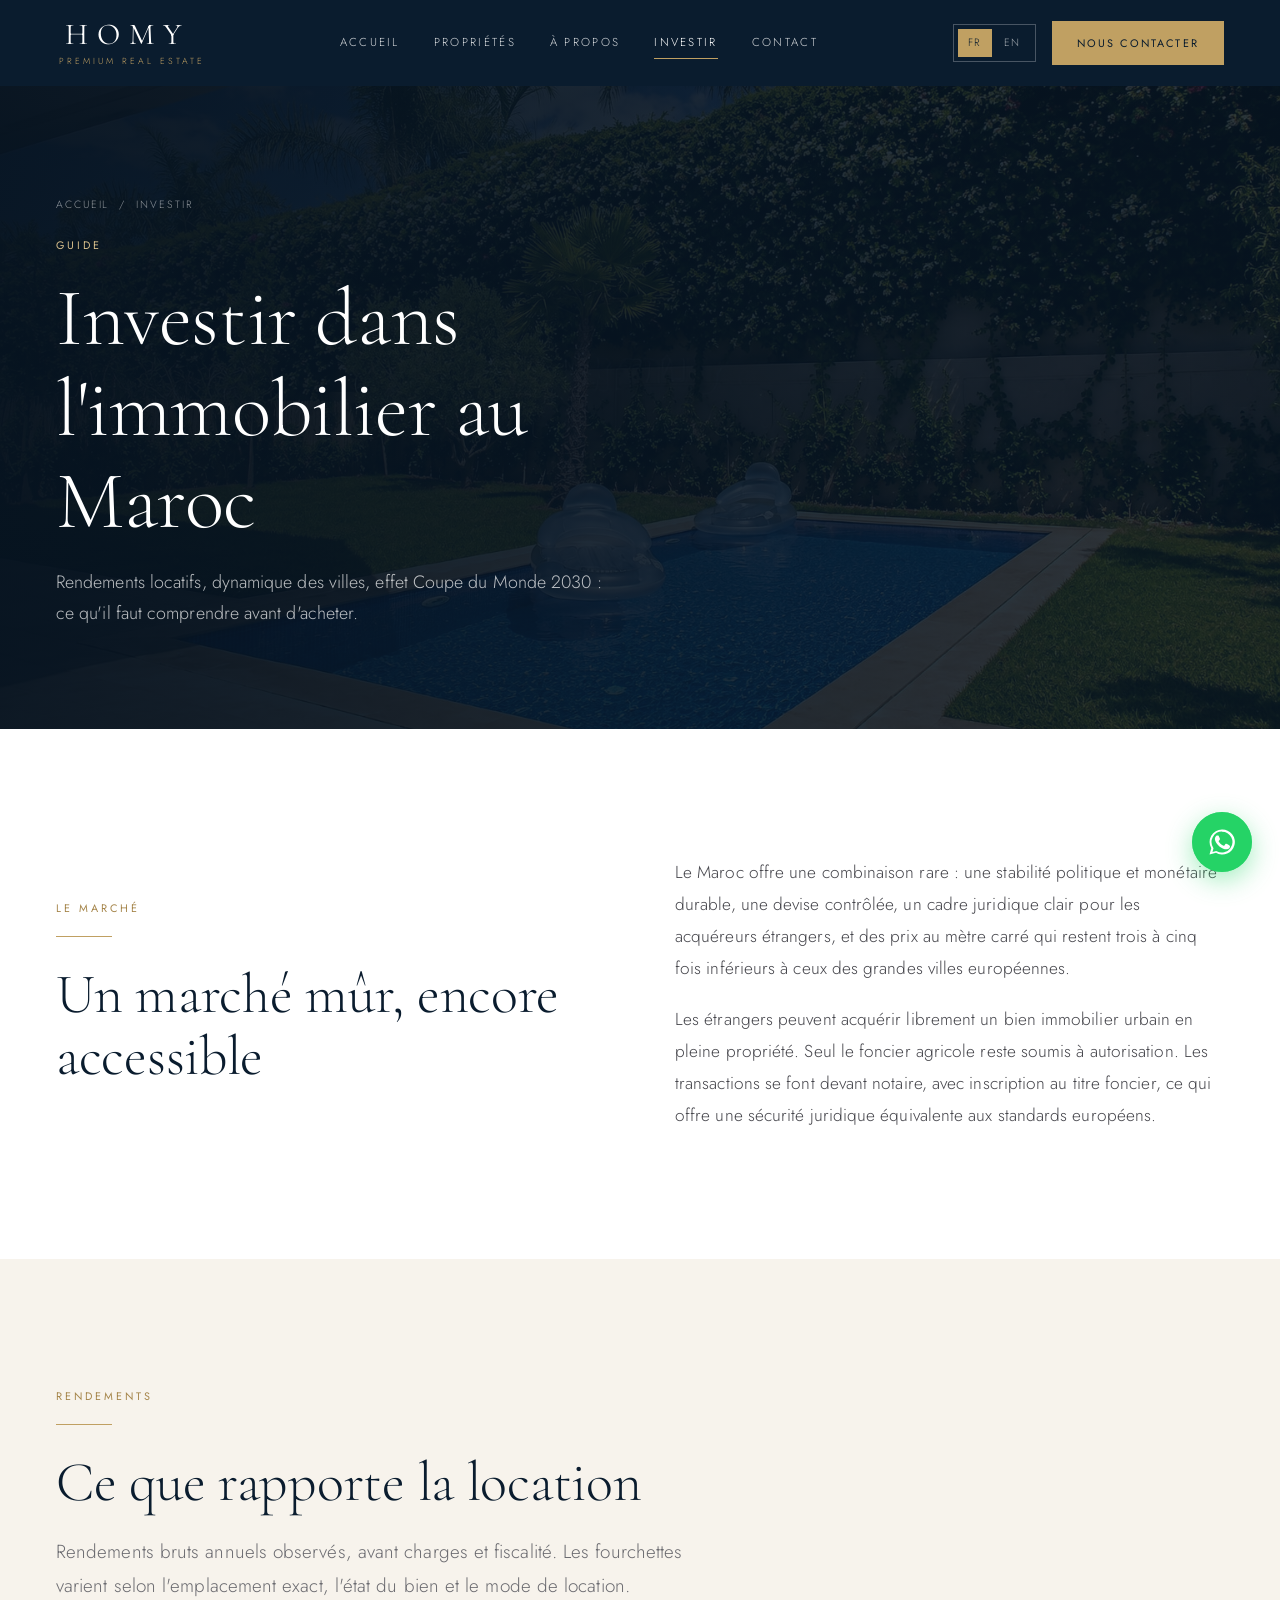
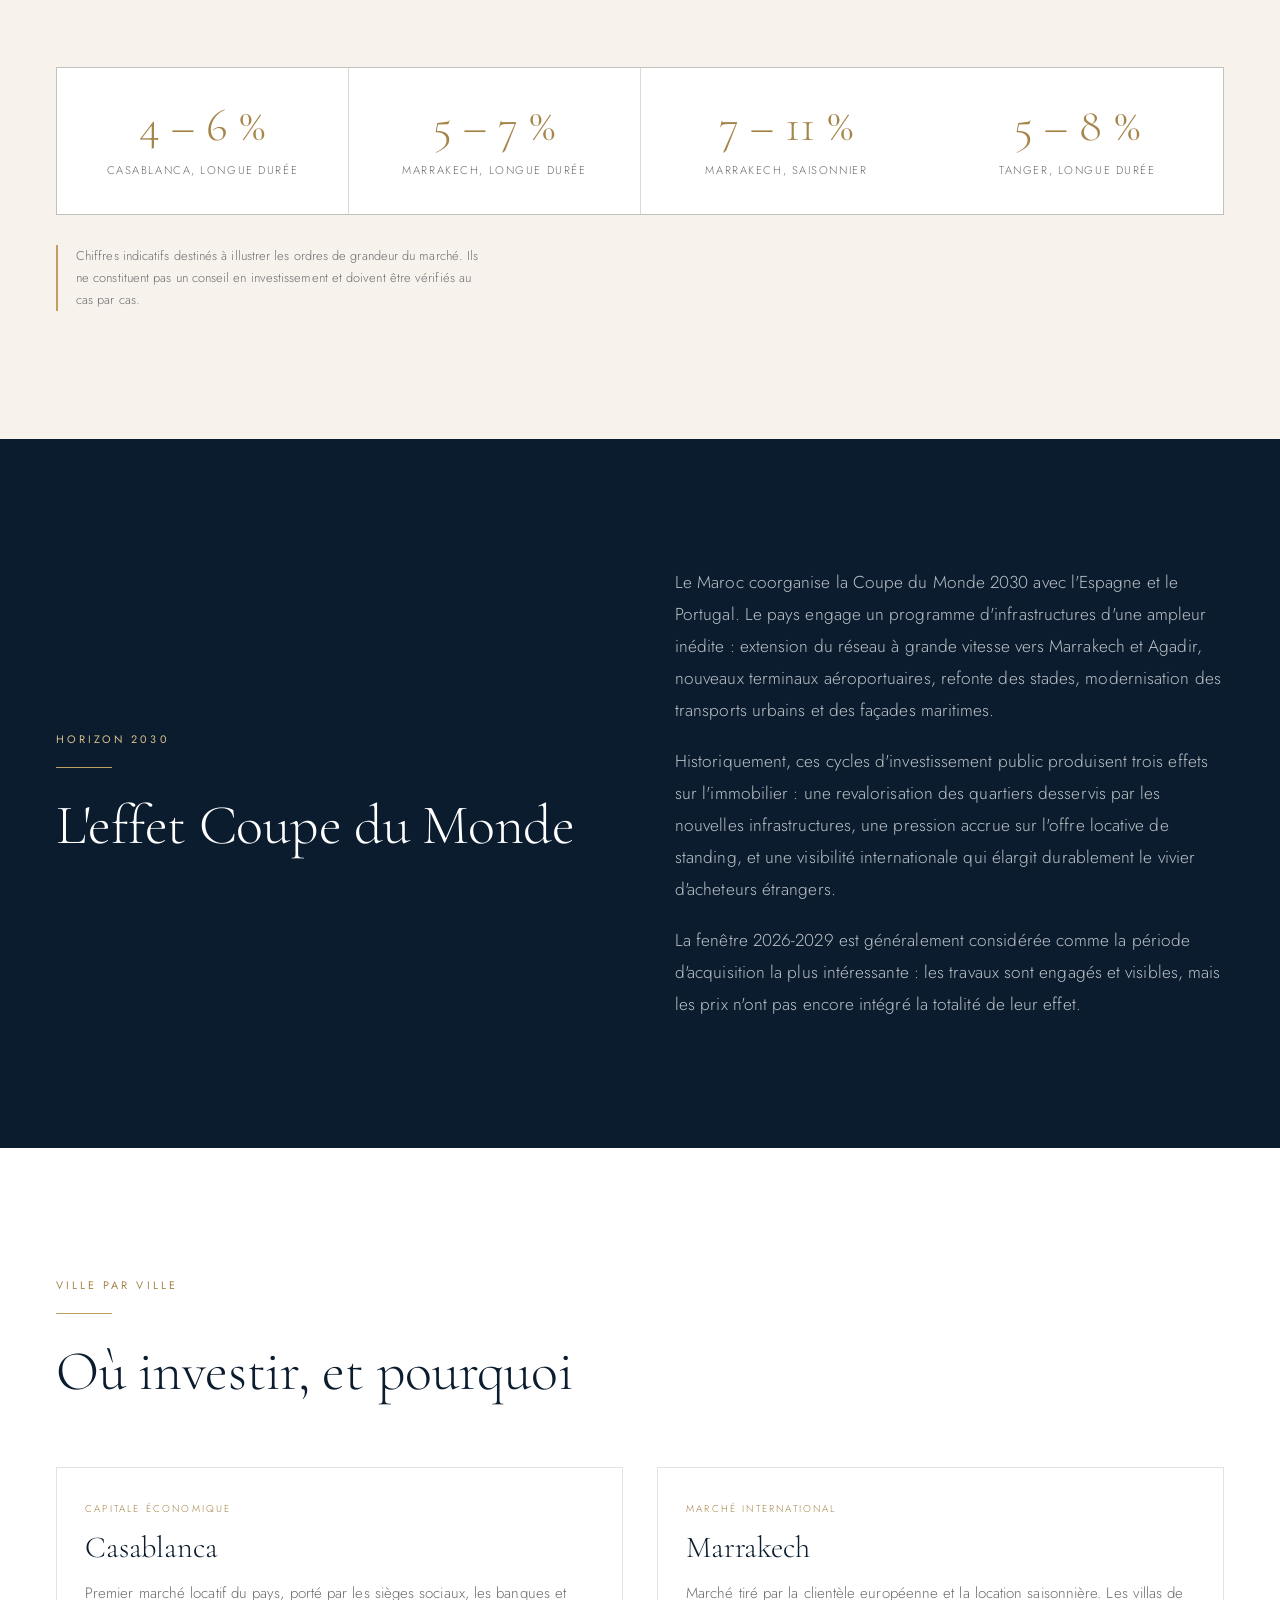
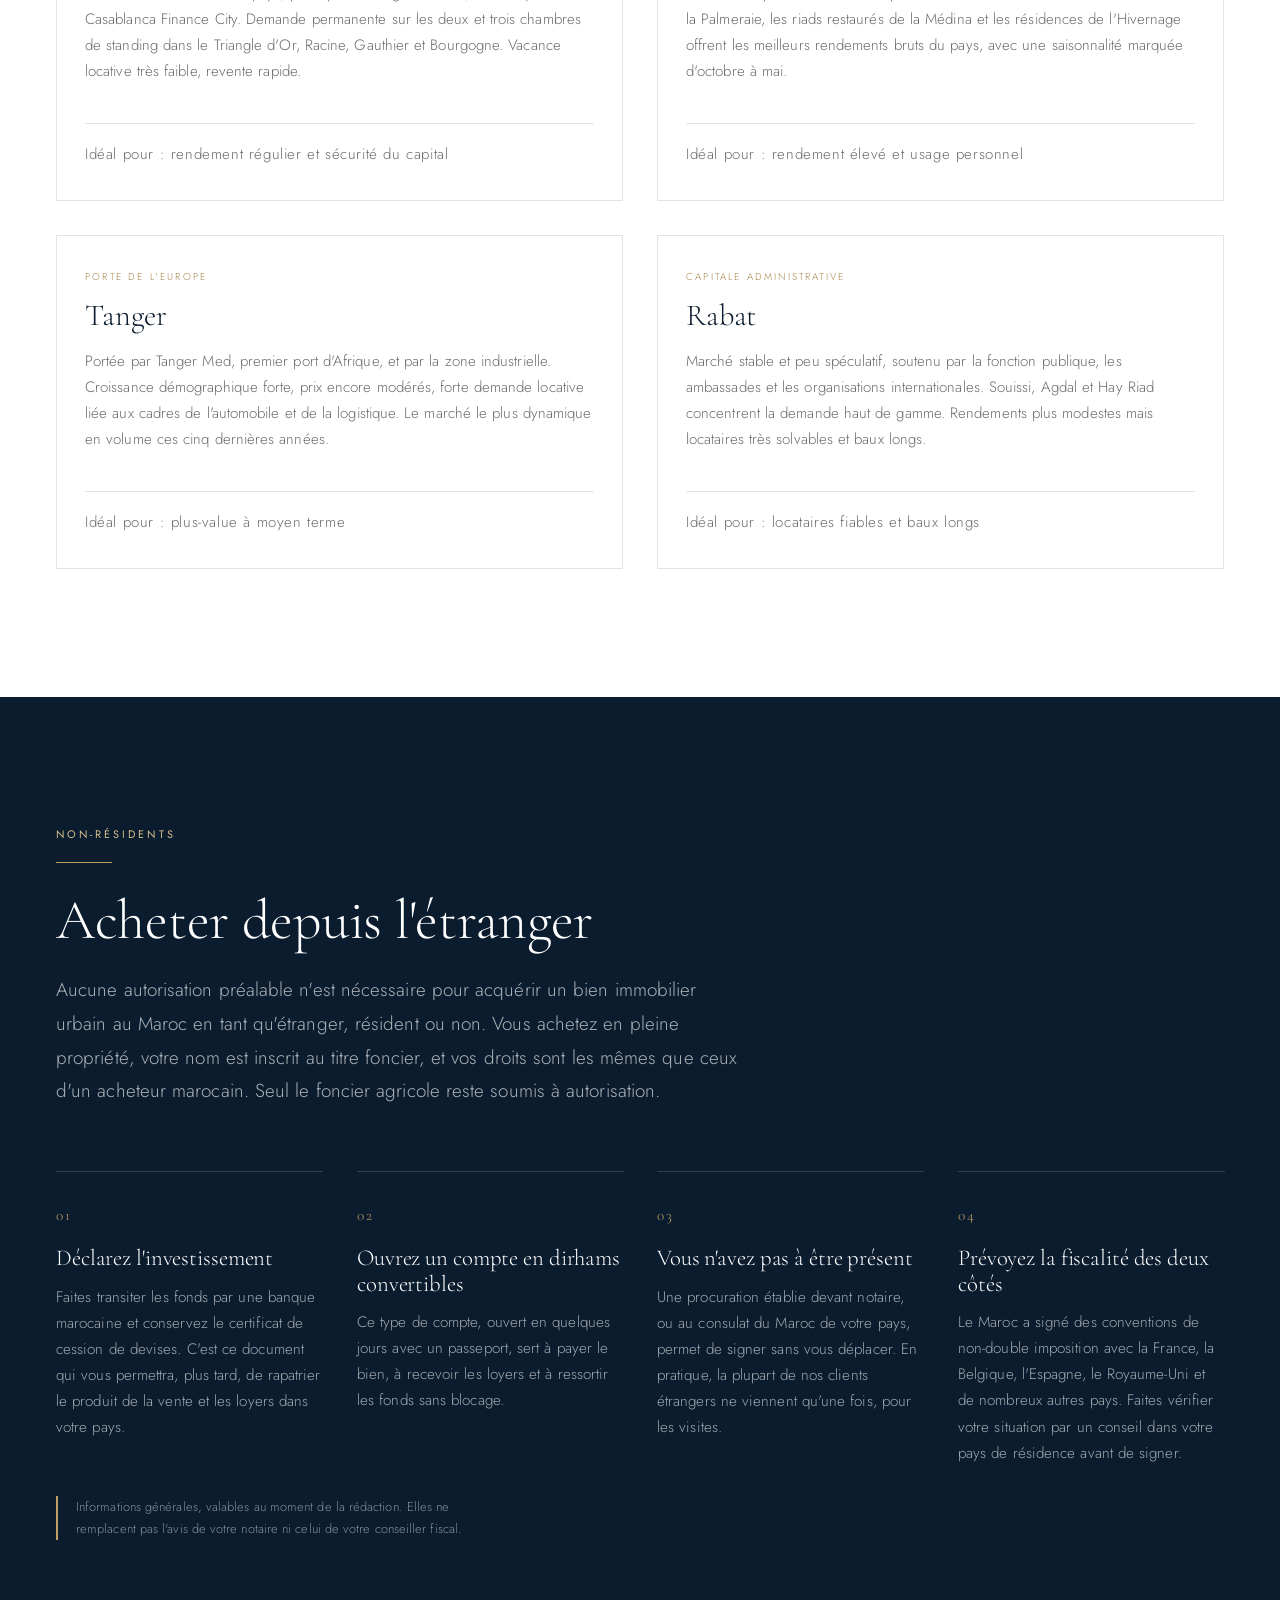
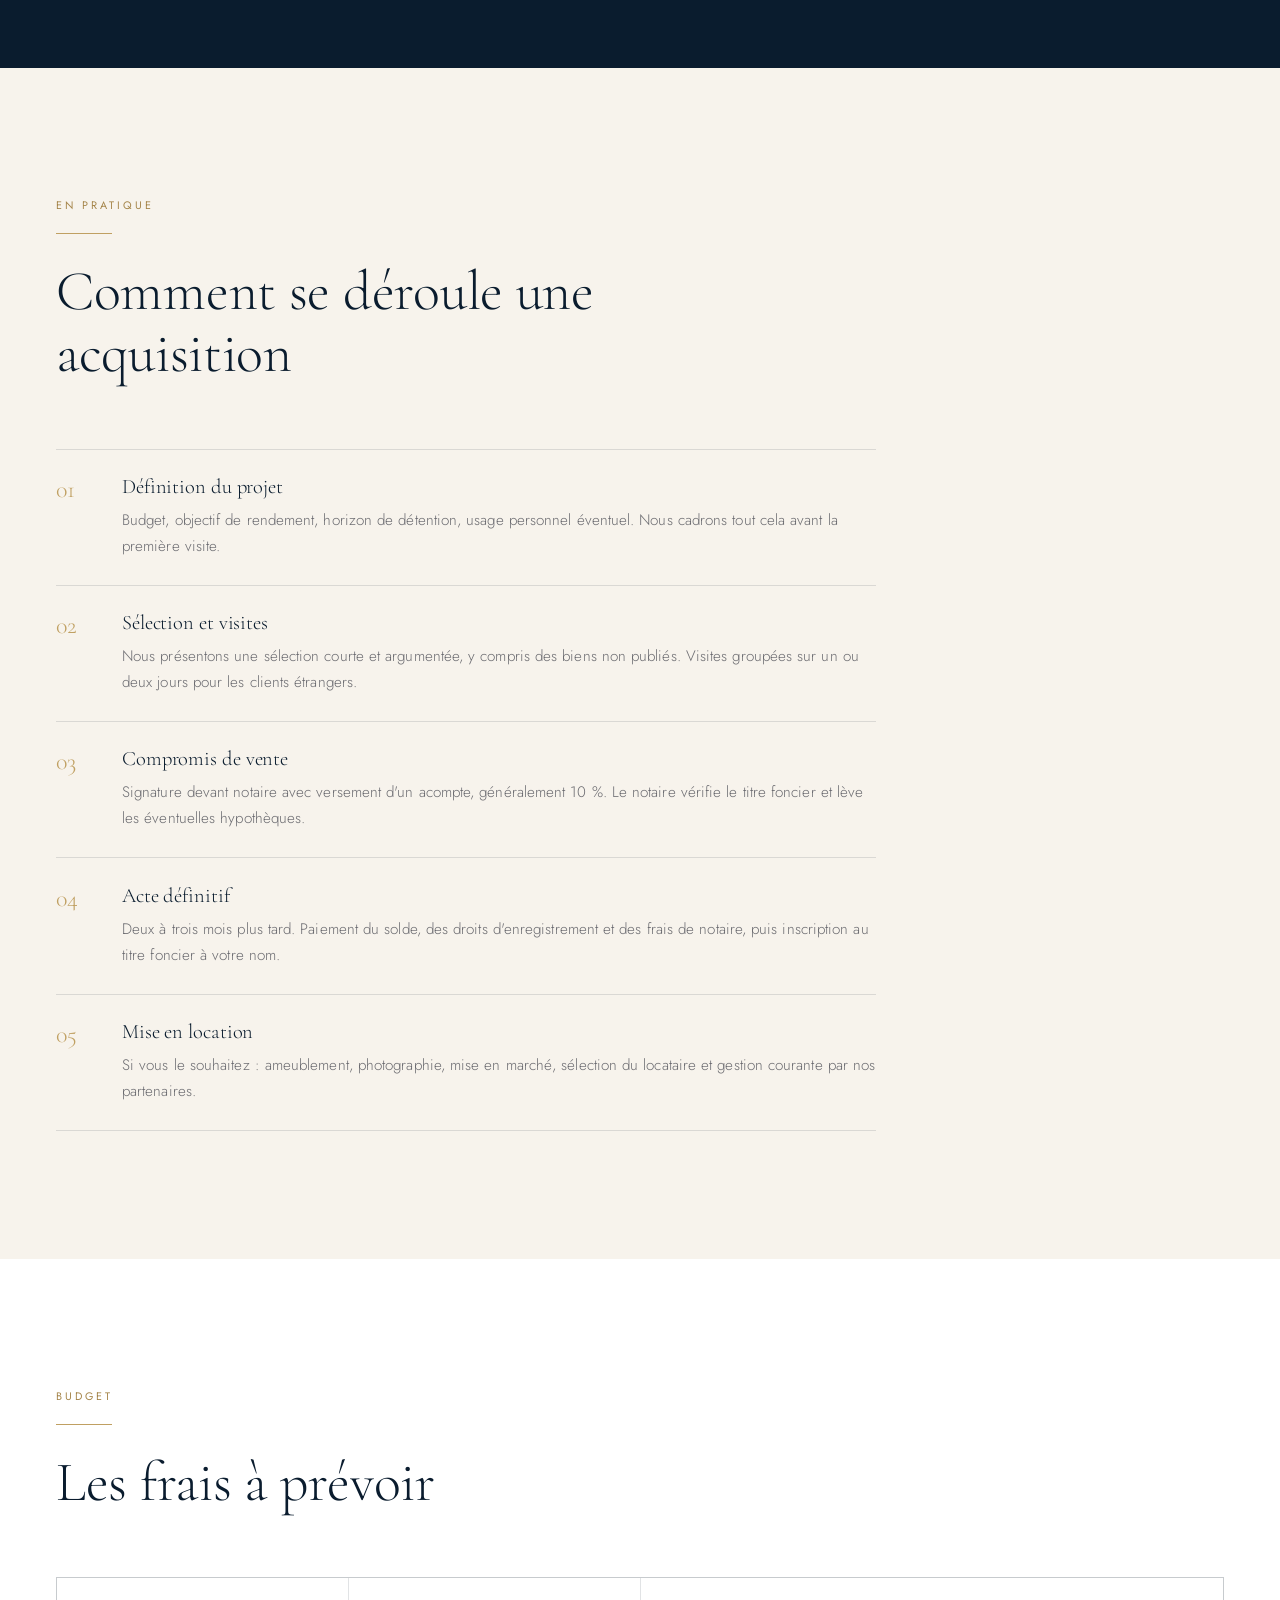
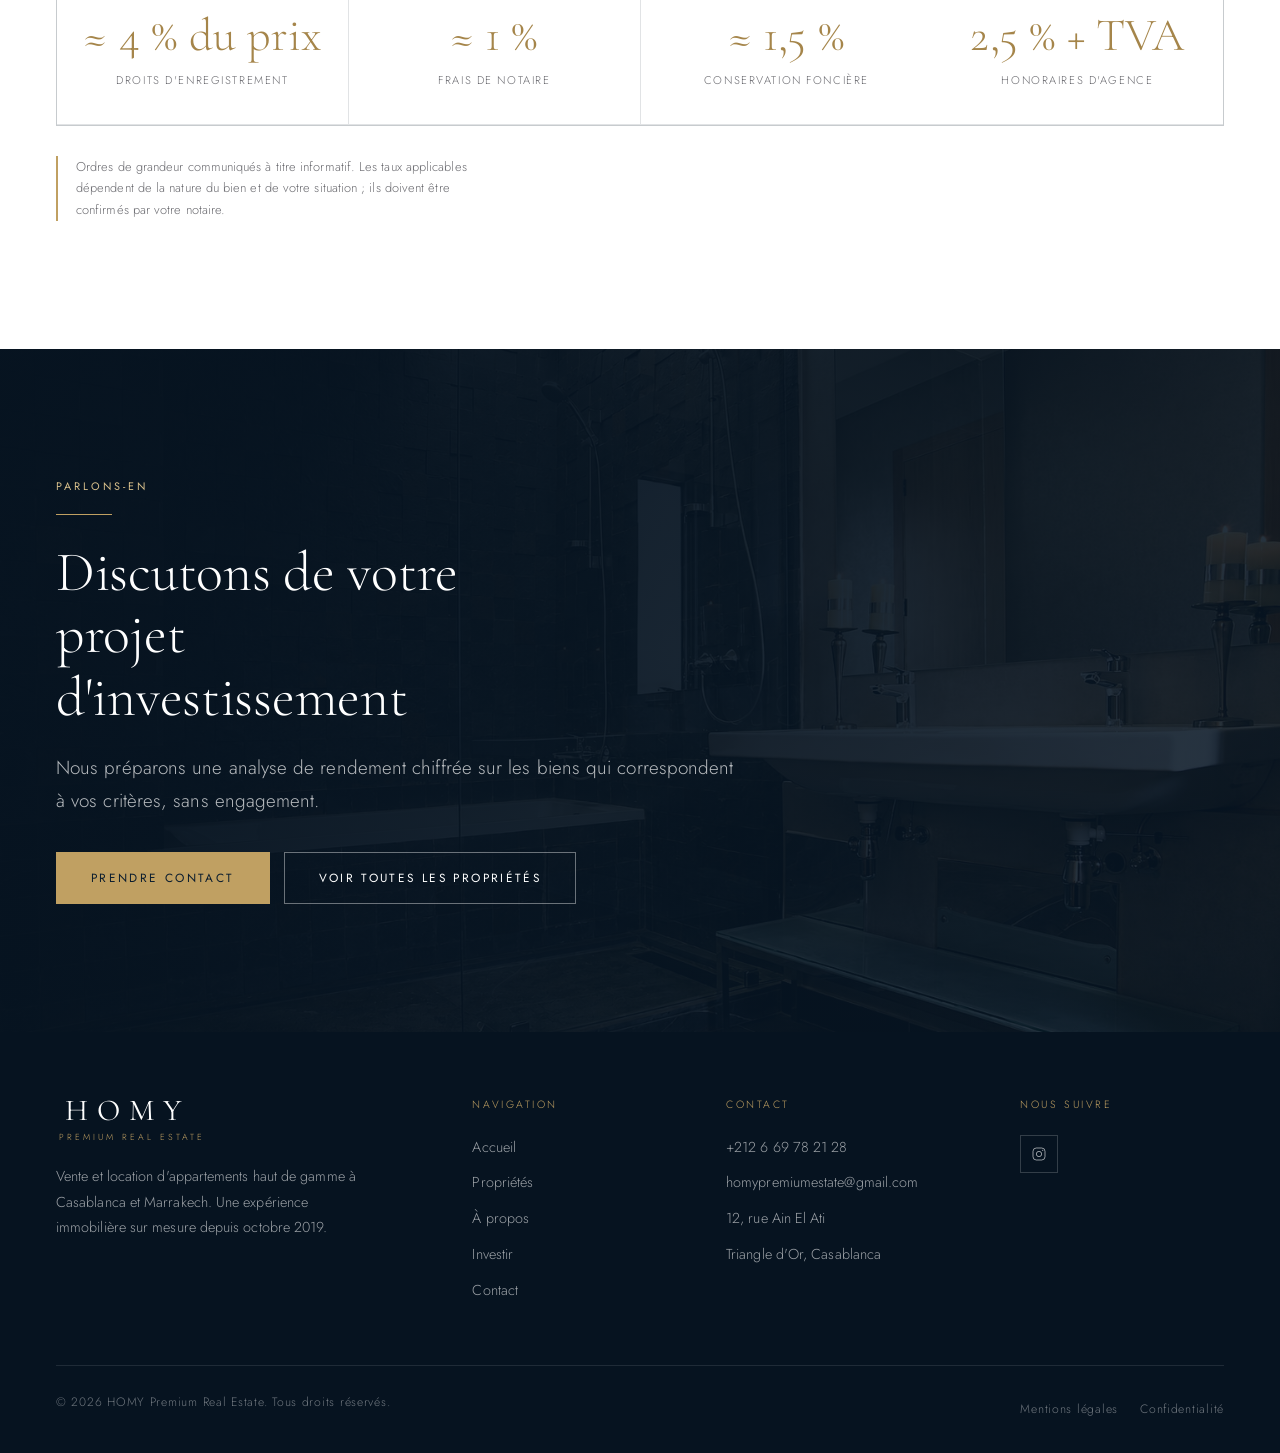
<file: investir.html>
<!DOCTYPE html>
<html lang="fr">
<head>
<meta charset="utf-8">
<meta name="viewport" content="width=device-width, initial-scale=1">
<title>Investir au Maroc — HOMY Premium Real Estate</title>
<meta name="description" content="Guide de l'investissement immobilier au Maroc : rendements locatifs, effet Coupe du Monde 2030, analyse ville par ville, frais d'acquisition et démarches.">
<meta name="theme-color" content="#0A1C2E">

<link rel="icon" href="data:image/svg+xml,%3Csvg xmlns='http://www.w3.org/2000/svg' viewBox='0 0 32 32'%3E%3Crect width='32' height='32' fill='%230A1C2E'/%3E%3Ctext x='16' y='22' font-family='Georgia,serif' font-size='15' fill='%23C0A062' text-anchor='middle'%3EH%3C/text%3E%3C/svg%3E">

<link rel="preconnect" href="https://fonts.googleapis.com">
<link rel="preconnect" href="https://fonts.gstatic.com" crossorigin>
<link href="https://fonts.googleapis.com/css2?family=Cormorant+Garamond:wght@300;400;500&family=Jost:wght@200;300;400;500&display=swap" rel="stylesheet">
<link rel="stylesheet" href="css/style.css">
</head>

<body data-page="invest" data-title-key="invest.hero.title">

<div data-header></div>

<!-- ===================================================== PAGE HEADER -->
<section class="page-hero">
  <div class="page-hero__media">
    <img src="img/villa-ain-diab-01.jpg"
         alt="Villa avec piscine et jardin, Aïn Diab" fetchpriority="high" decoding="async" width="1536" height="1024">
  </div>
  <div class="container">
    <nav class="breadcrumb" aria-label="Fil d'Ariane">
      <a href="index.html" data-i18n="nav.home"></a>
      <span>/</span>
      <span data-i18n="nav.invest"></span>
    </nav>
    <span class="eyebrow eyebrow--light" data-i18n="invest.hero.eyebrow"></span>
    <h1 data-i18n="invest.hero.title"></h1>
    <p data-i18n="invest.hero.text"></p>
  </div>
</section>

<!-- ========================================================== INTRO -->
<section class="section">
  <div class="container">
    <div class="split">
      <div data-reveal>
        <span class="eyebrow" data-i18n="invest.intro.eyebrow"></span>
        <div class="rule"></div>
        <h2 data-i18n="invest.intro.title"></h2>
      </div>
      <div class="prose" data-reveal data-reveal-delay="2">
        <p data-i18n="invest.intro.p1"></p>
        <p data-i18n="invest.intro.p2"></p>
      </div>
    </div>
  </div>
</section>

<!-- ========================================================= YIELDS -->
<section class="section section--cream">
  <div class="container">
    <div class="section-head" data-reveal>
      <span class="eyebrow" data-i18n="invest.yields.eyebrow"></span>
      <div class="rule"></div>
      <h2 data-i18n="invest.yields.title"></h2>
      <p class="lead" data-i18n="invest.yields.text"></p>
    </div>

    <div class="figure-grid">
      <div class="figure" data-reveal data-reveal-delay="1">
        <div class="figure__value" data-i18n="invest.yields.1.value"></div>
        <div class="figure__label" data-i18n="invest.yields.1.label"></div>
      </div>
      <div class="figure" data-reveal data-reveal-delay="2">
        <div class="figure__value" data-i18n="invest.yields.2.value"></div>
        <div class="figure__label" data-i18n="invest.yields.2.label"></div>
      </div>
      <div class="figure" data-reveal data-reveal-delay="3">
        <div class="figure__value" data-i18n="invest.yields.3.value"></div>
        <div class="figure__label" data-i18n="invest.yields.3.label"></div>
      </div>
      <div class="figure" data-reveal data-reveal-delay="4">
        <div class="figure__value" data-i18n="invest.yields.4.value"></div>
        <div class="figure__label" data-i18n="invest.yields.4.label"></div>
      </div>
    </div>

    <p class="note" data-i18n="invest.yields.note"></p>
  </div>
</section>

<!-- ===================================================== WORLD CUP -->
<section class="section section--navy">
  <div class="container">
    <div class="split">
      <div data-reveal>
        <span class="eyebrow eyebrow--light" data-i18n="invest.wc.eyebrow"></span>
        <div class="rule"></div>
        <h2 data-i18n="invest.wc.title"></h2>
      </div>
      <div class="prose" data-reveal data-reveal-delay="2">
        <p data-i18n="invest.wc.p1"></p>
        <p data-i18n="invest.wc.p2"></p>
        <p data-i18n="invest.wc.p3"></p>
      </div>
    </div>
  </div>
</section>

<!-- ========================================================== CITIES -->
<section class="section">
  <div class="container">
    <div class="section-head" data-reveal>
      <span class="eyebrow" data-i18n="invest.cities.eyebrow"></span>
      <div class="rule"></div>
      <h2 data-i18n="invest.cities.title"></h2>
    </div>

    <div class="grid grid--2">
      <article class="city-card" data-reveal data-reveal-delay="1">
        <div class="city-card__tag" data-i18n="invest.city.casa.tag"></div>
        <h3 data-i18n="invest.city.casa.name"></h3>
        <p data-i18n="invest.city.casa.text"></p>
        <p class="city-card__best" data-i18n="invest.city.casa.best"></p>
      </article>
      <article class="city-card" data-reveal data-reveal-delay="2">
        <div class="city-card__tag" data-i18n="invest.city.marrakech.tag"></div>
        <h3 data-i18n="invest.city.marrakech.name"></h3>
        <p data-i18n="invest.city.marrakech.text"></p>
        <p class="city-card__best" data-i18n="invest.city.marrakech.best"></p>
      </article>
      <article class="city-card" data-reveal data-reveal-delay="1">
        <div class="city-card__tag" data-i18n="invest.city.tanger.tag"></div>
        <h3 data-i18n="invest.city.tanger.name"></h3>
        <p data-i18n="invest.city.tanger.text"></p>
        <p class="city-card__best" data-i18n="invest.city.tanger.best"></p>
      </article>
      <article class="city-card" data-reveal data-reveal-delay="2">
        <div class="city-card__tag" data-i18n="invest.city.rabat.tag"></div>
        <h3 data-i18n="invest.city.rabat.name"></h3>
        <p data-i18n="invest.city.rabat.text"></p>
        <p class="city-card__best" data-i18n="invest.city.rabat.best"></p>
      </article>
    </div>
  </div>
</section>

<!-- =================================================== NON-RESIDENTS -->
<section class="section section--navy">
  <div class="container">
    <div class="section-head" data-reveal>
      <span class="eyebrow eyebrow--light" data-i18n="invest.nonres.eyebrow"></span>
      <div class="rule"></div>
      <h2 data-i18n="invest.nonres.title"></h2>
      <p class="lead" data-i18n="invest.nonres.p1"></p>
    </div>

    <div class="grid grid--4">
      <article class="feature" data-reveal data-reveal-delay="1">
        <div class="feature__num">01</div>
        <h3 data-i18n="invest.nonres.1.title"></h3>
        <p data-i18n="invest.nonres.1.text"></p>
      </article>
      <article class="feature" data-reveal data-reveal-delay="2">
        <div class="feature__num">02</div>
        <h3 data-i18n="invest.nonres.2.title"></h3>
        <p data-i18n="invest.nonres.2.text"></p>
      </article>
      <article class="feature" data-reveal data-reveal-delay="3">
        <div class="feature__num">03</div>
        <h3 data-i18n="invest.nonres.3.title"></h3>
        <p data-i18n="invest.nonres.3.text"></p>
      </article>
      <article class="feature" data-reveal data-reveal-delay="4">
        <div class="feature__num">04</div>
        <h3 data-i18n="invest.nonres.4.title"></h3>
        <p data-i18n="invest.nonres.4.text"></p>
      </article>
    </div>

    <p class="note" data-i18n="invest.nonres.note"></p>
  </div>
</section>

<!-- =========================================================== STEPS -->
<section class="section section--cream">
  <div class="container">
    <div class="section-head" data-reveal>
      <span class="eyebrow" data-i18n="invest.steps.eyebrow"></span>
      <div class="rule"></div>
      <h2 data-i18n="invest.steps.title"></h2>
    </div>

    <div class="container--narrow" style="padding:0;margin:0;max-width:820px">
      <div class="step" data-reveal>
        <div class="step__num">01</div>
        <h3 data-i18n="invest.steps.1.title"></h3>
        <p data-i18n="invest.steps.1.text"></p>
      </div>
      <div class="step" data-reveal>
        <div class="step__num">02</div>
        <h3 data-i18n="invest.steps.2.title"></h3>
        <p data-i18n="invest.steps.2.text"></p>
      </div>
      <div class="step" data-reveal>
        <div class="step__num">03</div>
        <h3 data-i18n="invest.steps.3.title"></h3>
        <p data-i18n="invest.steps.3.text"></p>
      </div>
      <div class="step" data-reveal>
        <div class="step__num">04</div>
        <h3 data-i18n="invest.steps.4.title"></h3>
        <p data-i18n="invest.steps.4.text"></p>
      </div>
      <div class="step" data-reveal>
        <div class="step__num">05</div>
        <h3 data-i18n="invest.steps.5.title"></h3>
        <p data-i18n="invest.steps.5.text"></p>
      </div>
    </div>
  </div>
</section>

<!-- =========================================================== COSTS -->
<section class="section">
  <div class="container">
    <div class="section-head" data-reveal>
      <span class="eyebrow" data-i18n="invest.costs.eyebrow"></span>
      <div class="rule"></div>
      <h2 data-i18n="invest.costs.title"></h2>
    </div>

    <div class="figure-grid">
      <div class="figure" data-reveal data-reveal-delay="1">
        <div class="figure__value" data-i18n="invest.costs.1.value"></div>
        <div class="figure__label" data-i18n="invest.costs.1.label"></div>
      </div>
      <div class="figure" data-reveal data-reveal-delay="2">
        <div class="figure__value" data-i18n="invest.costs.2.value"></div>
        <div class="figure__label" data-i18n="invest.costs.2.label"></div>
      </div>
      <div class="figure" data-reveal data-reveal-delay="3">
        <div class="figure__value" data-i18n="invest.costs.3.value"></div>
        <div class="figure__label" data-i18n="invest.costs.3.label"></div>
      </div>
      <div class="figure" data-reveal data-reveal-delay="4">
        <div class="figure__value" data-i18n="invest.costs.4.value"></div>
        <div class="figure__label" data-i18n="invest.costs.4.label"></div>
      </div>
    </div>

    <p class="note" data-i18n="invest.costs.note"></p>
  </div>
</section>

<!-- ============================================================= CTA -->
<section class="section cta-band">
  <div class="cta-band__media">
    <img src="img/villa-ain-diab-05.jpg"
         alt="" loading="lazy" decoding="async" width="1535" height="1024">
  </div>
  <div class="container">
    <div data-reveal>
      <span class="eyebrow eyebrow--light" data-i18n="cta.eyebrow"></span>
      <div class="rule"></div>
      <h2 data-i18n="invest.cta.title"></h2>
      <p class="lead" style="margin-top:22px" data-i18n="invest.cta.text"></p>
      <div class="btn-row">
        <a class="btn btn--gold" href="contact.html" data-i18n="cta.button"></a>
        <a class="btn btn--ghost" href="proprietes.html" data-i18n="common.viewAll"></a>
      </div>
    </div>
  </div>
</section>

<div data-footer></div>

<script src="js/config.js"></script>
<script src="js/i18n.js"></script>
<script src="js/listings-backup.js"></script>
<script src="js/data.js"></script>
<script src="js/app.js"></script>
<script src="js/pages.js"></script>
</body>
</html>
</file>
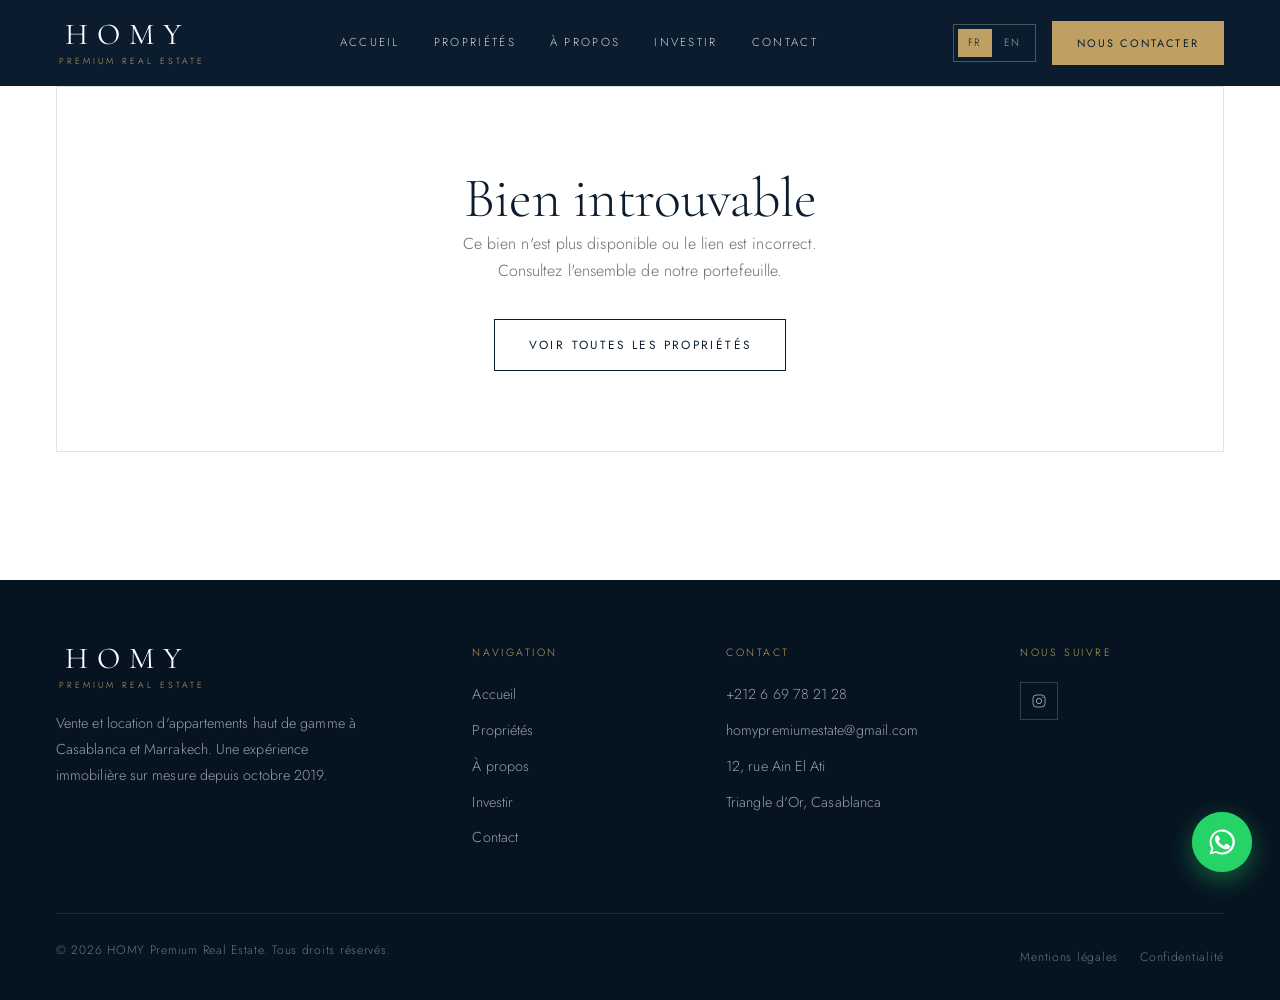
<file: propriete.html>
<!DOCTYPE html>
<html lang="fr">
<head>
<meta charset="utf-8">
<meta name="viewport" content="width=device-width, initial-scale=1">
<title>Propriété — HOMY Premium Real Estate</title>
<meta name="description" content="Découvrez le détail de cette propriété : photos, surface, chambres, prestations et quartier. HOMY Premium Real Estate, Casablanca et Marrakech.">
<meta name="theme-color" content="#0A1C2E">

<link rel="icon" href="data:image/svg+xml,%3Csvg xmlns='http://www.w3.org/2000/svg' viewBox='0 0 32 32'%3E%3Crect width='32' height='32' fill='%230A1C2E'/%3E%3Ctext x='16' y='22' font-family='Georgia,serif' font-size='15' fill='%23C0A062' text-anchor='middle'%3EH%3C/text%3E%3C/svg%3E">

<link rel="preconnect" href="https://fonts.googleapis.com">
<link rel="preconnect" href="https://fonts.gstatic.com" crossorigin>
<link href="https://fonts.googleapis.com/css2?family=Cormorant+Garamond:wght@300;400;500&family=Jost:wght@200;300;400;500&display=swap" rel="stylesheet">
<link rel="stylesheet" href="css/style.css">
</head>

<body data-page="property">

<div data-header></div>

<main id="propertyRoot" class="page-offset">

  <!-- ======================================================= GALLERY -->
  <section class="gallery">
    <div class="gallery__stage" id="galleryStage"></div>

    <button type="button" class="gallery__nav gallery__nav--prev" id="galleryPrev" data-i18n-aria="a11y.prevImage">
      <svg width="18" height="18" viewBox="0 0 24 24" fill="none" stroke="currentColor" stroke-width="1.4"><path d="M15 4l-8 8 8 8"/></svg>
    </button>
    <button type="button" class="gallery__nav gallery__nav--next" id="galleryNext" data-i18n-aria="a11y.nextImage">
      <svg width="18" height="18" viewBox="0 0 24 24" fill="none" stroke="currentColor" stroke-width="1.4"><path d="M9 4l8 8-8 8"/></svg>
    </button>

    <div class="gallery__counter" id="galleryCounter"></div>
    <div class="gallery__thumbs" id="galleryThumbs"></div>
  </section>

  <!-- ======================================================== DETAIL -->
  <section class="section section--tight">
    <div class="container">
      <div class="detail">

        <!-- Main column -->
        <div>
          <header class="detail__header" data-reveal>
            <p class="detail__ref" id="propRef"></p>
            <h1 id="propTitle" style="font-size:clamp(2rem,5vw,3.2rem)"></h1>
            <p class="detail__place" id="propPlace"></p>
            <p class="detail__price" id="propPrice"></p>
          </header>

          <div class="specs" id="propSpecs" data-reveal></div>

          <div class="detail__block" data-reveal>
            <h2 data-i18n="property.description"></h2>
            <p id="propDescription"></p>
          </div>

          <div class="detail__block" data-reveal>
            <h2 data-i18n="property.finishes"></h2>
            <ul class="finish-list" id="propFinishes"></ul>
          </div>

          <div class="detail__block" data-reveal>
            <h2 data-i18n="property.neighbourhood"></h2>
            <p id="propNeighbourhood"></p>
          </div>

          <div class="btn-row">
            <a class="link-arrow" href="proprietes.html">
              <svg width="20" height="10" viewBox="0 0 20 10" fill="none" stroke="currentColor" stroke-width="1.2" style="transform:rotate(180deg)"><path d="M0 5h18M14 1l4 4-4 4"/></svg>
              <span data-i18n="common.backToList"></span>
            </a>
          </div>
        </div>

        <!-- Sticky contact card -->
        <aside class="detail__aside">
          <div class="contact-card" data-reveal>
            <h3 data-i18n="property.contactTitle"></h3>
            <p data-i18n="property.contactText"></p>
            <a class="btn btn--whatsapp" id="propWhatsapp" href="#" target="_blank" rel="noopener" data-i18n="cta.whatsapp"></a>
            <a class="btn btn--ghost" href="contact.html" data-i18n="cta.button"></a>
            <div class="contact-card__phone">
              <span data-i18n="common.call"></span>
              <a id="propPhone" href="#"></a>
            </div>
          </div>
        </aside>

      </div>
    </div>
  </section>

  <!-- ======================================================= SIMILAR -->
  <section class="section section--cream">
    <div class="container">
      <div class="section-head" data-reveal>
        <span class="eyebrow" data-i18n="property.similar"></span>
        <div class="rule"></div>
        <h2 data-i18n="property.similarText"></h2>
      </div>
      <div class="grid grid--3" id="similarGrid"></div>
    </div>
  </section>

</main>

<!-- ================================================ PROPERTY MISSING -->
<section class="section page-offset" id="propertyNotFound" hidden>
  <div class="container">
    <div class="empty-state">
      <h2 data-i18n="property.notFound.title"></h2>
      <p data-i18n="property.notFound.text"></p>
      <div class="btn-row" style="justify-content:center">
        <a class="btn btn--outline" href="proprietes.html" data-i18n="common.viewAll"></a>
      </div>
    </div>
  </div>
</section>

<div data-footer></div>

<script src="js/config.js"></script>
<script src="js/i18n.js"></script>
<script src="js/listings-backup.js"></script>
<script src="js/data.js"></script>
<script src="js/app.js"></script>
<script src="js/pages.js"></script>
</body>
</html>
</file>
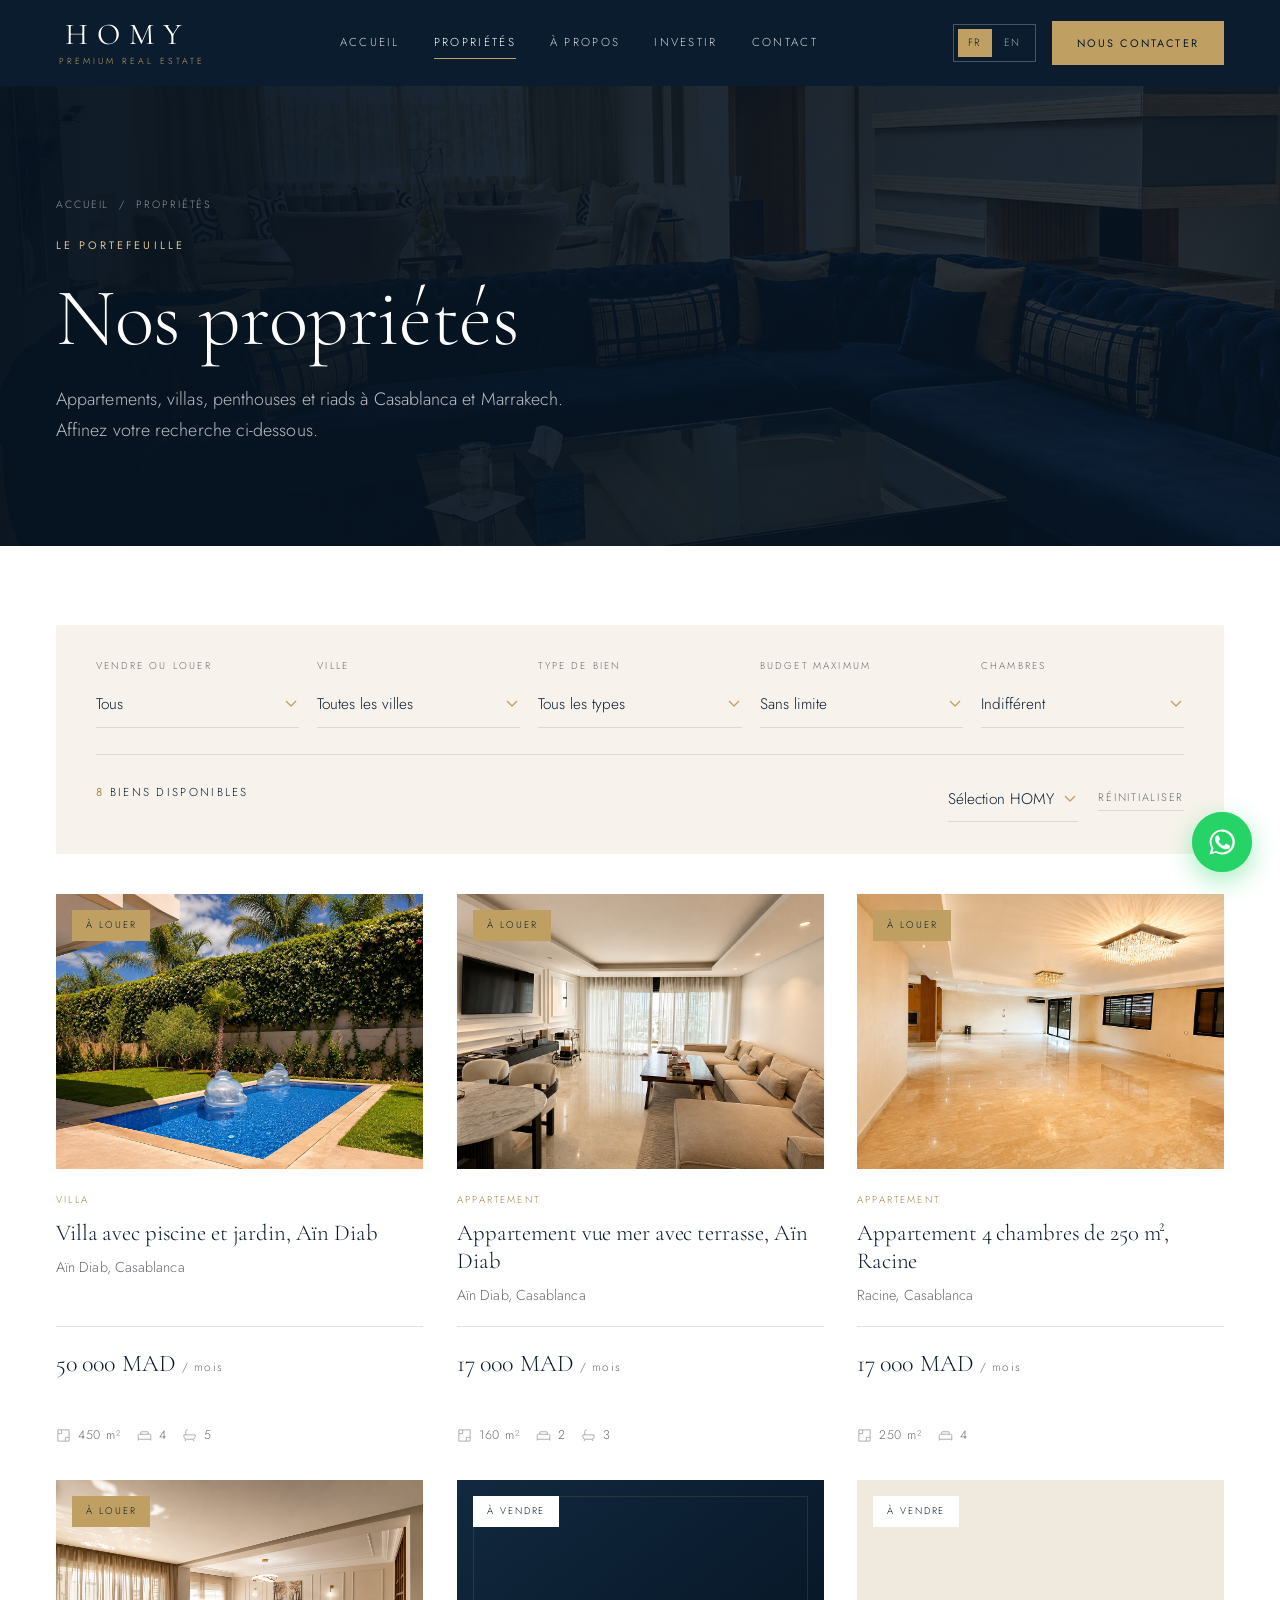
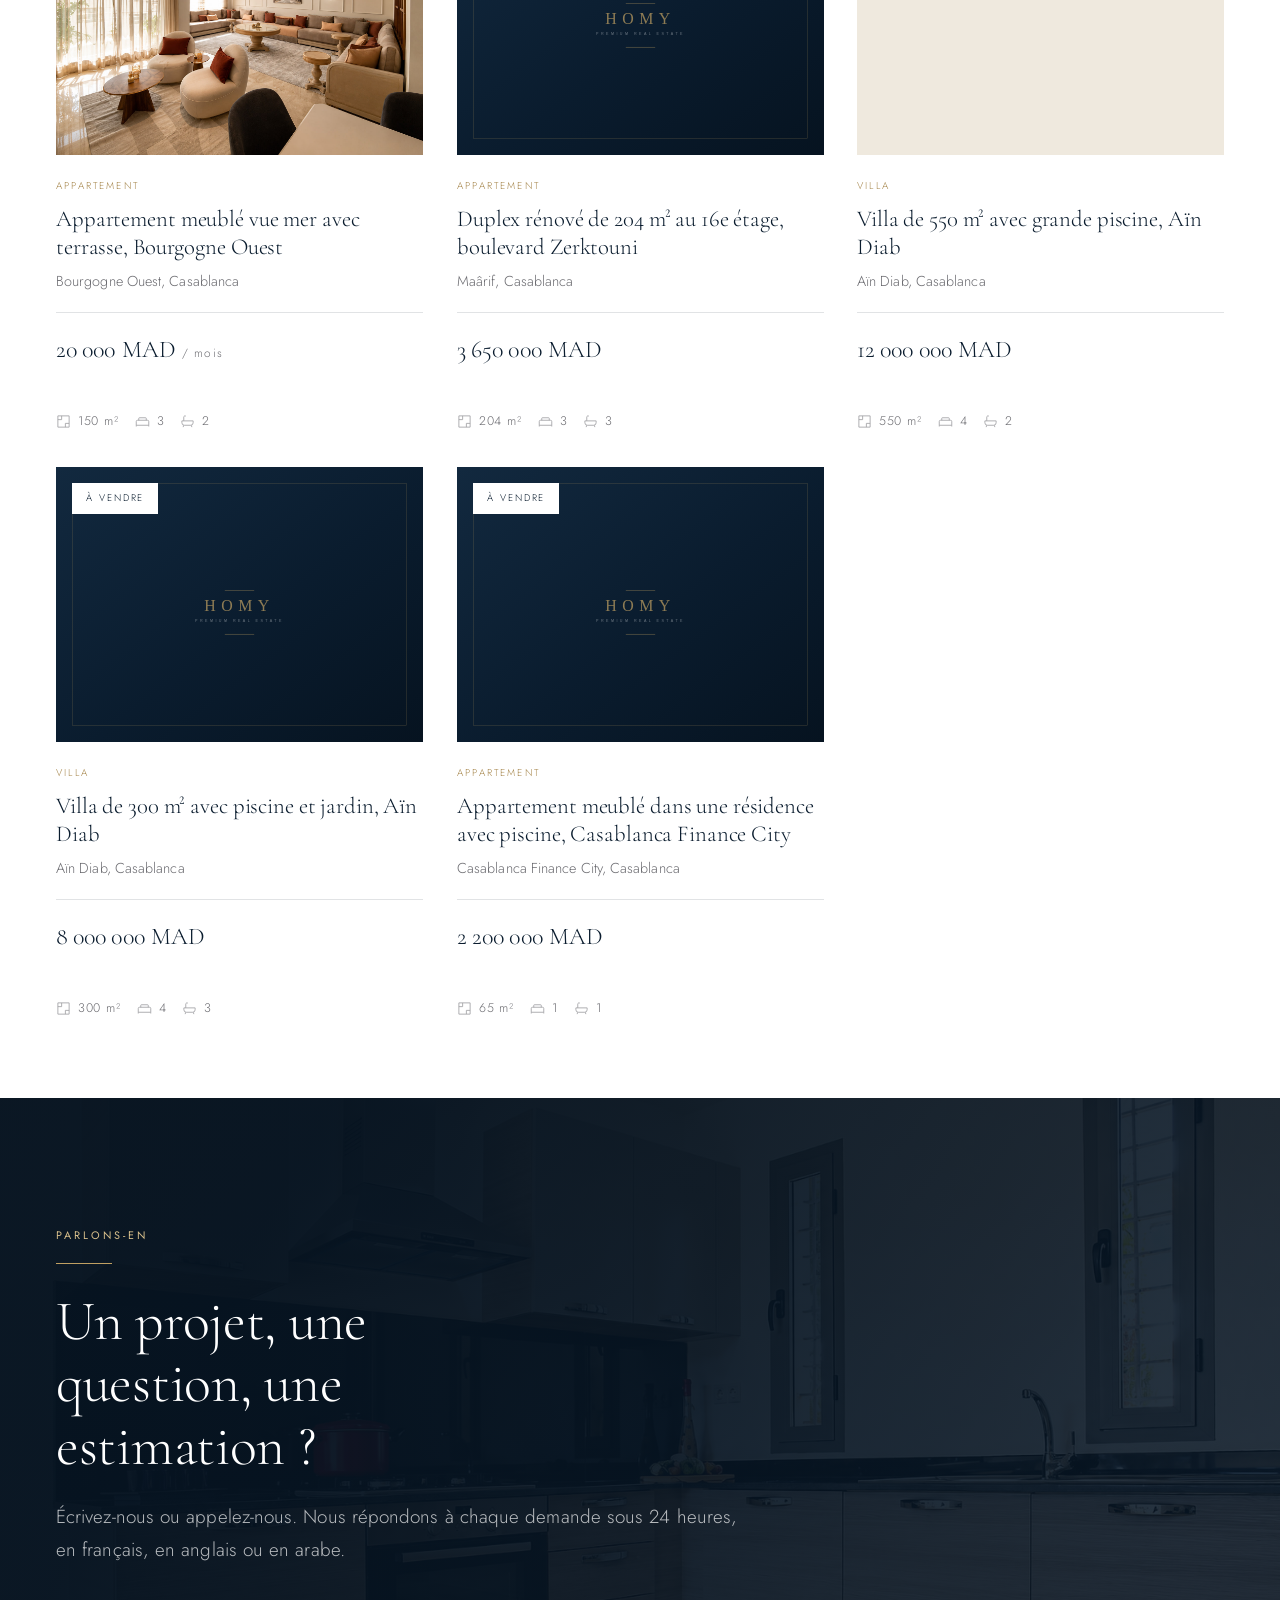
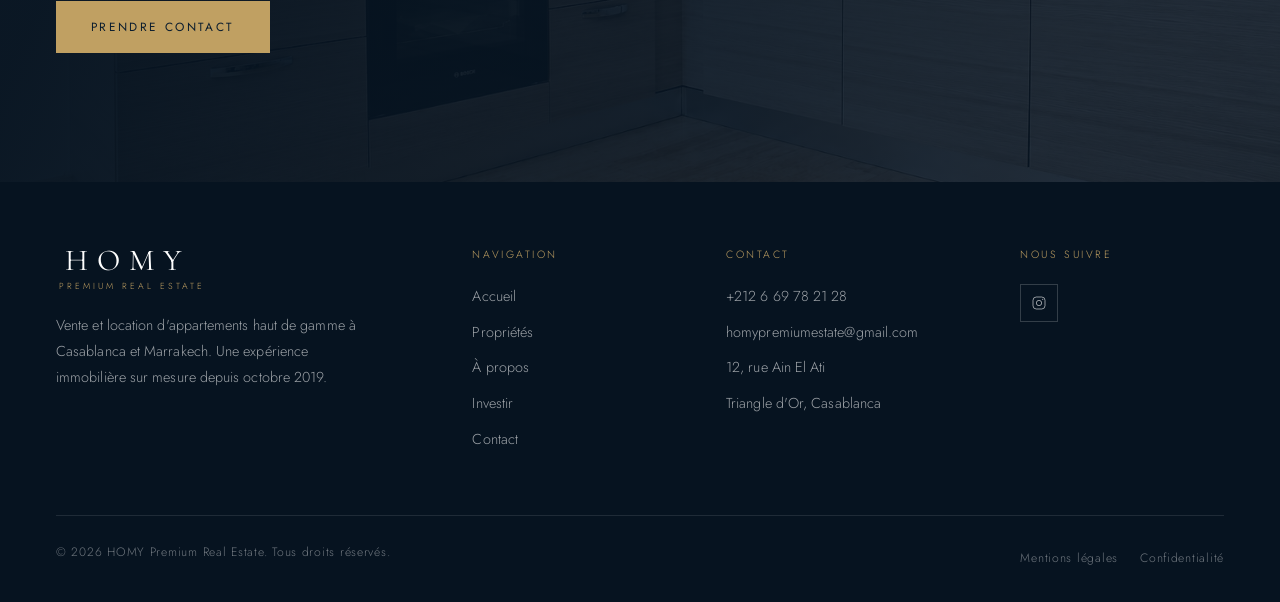
<file: proprietes.html>
<!DOCTYPE html>
<html lang="fr">
<head>
<meta charset="utf-8">
<meta name="viewport" content="width=device-width, initial-scale=1">
<title>Nos propriétés — HOMY Premium Real Estate</title>
<meta name="description" content="Appartements, villas, penthouses et riads à vendre et à louer à Casablanca et Marrakech. Filtrez par ville, type de bien, budget et nombre de chambres.">
<meta name="theme-color" content="#0A1C2E">

<link rel="icon" href="data:image/svg+xml,%3Csvg xmlns='http://www.w3.org/2000/svg' viewBox='0 0 32 32'%3E%3Crect width='32' height='32' fill='%230A1C2E'/%3E%3Ctext x='16' y='22' font-family='Georgia,serif' font-size='15' fill='%23C0A062' text-anchor='middle'%3EH%3C/text%3E%3C/svg%3E">

<link rel="preconnect" href="https://fonts.googleapis.com">
<link rel="preconnect" href="https://fonts.gstatic.com" crossorigin>
<link href="https://fonts.googleapis.com/css2?family=Cormorant+Garamond:wght@300;400;500&family=Jost:wght@200;300;400;500&display=swap" rel="stylesheet">
<link rel="stylesheet" href="css/style.css">
</head>

<body data-page="properties" data-title-key="properties.title">

<div data-header></div>

<!-- ===================================================== PAGE HEADER -->
<section class="page-hero">
  <div class="page-hero__media">
    <img src="img/villa-ain-diab-03.jpg"
         alt="Salon avec cheminée, villa Aïn Diab" fetchpriority="high" decoding="async" width="1448" height="1086">
  </div>
  <div class="container">
    <nav class="breadcrumb" aria-label="Fil d'Ariane">
      <a href="index.html" data-i18n="nav.home"></a>
      <span>/</span>
      <span data-i18n="nav.properties"></span>
    </nav>
    <span class="eyebrow eyebrow--light" data-i18n="properties.eyebrow"></span>
    <h1 data-i18n="properties.title"></h1>
    <p data-i18n="properties.intro"></p>
  </div>
</section>

<!-- ========================================================= FILTERS -->
<section class="section section--tight">
  <div class="container">

    <form class="filters" id="filterForm" novalidate>
      <div class="filters__grid">
        <div class="field">
          <label class="field__label" for="f-status" data-i18n="search.status"></label>
          <select id="f-status" name="status"></select>
        </div>
        <div class="field">
          <label class="field__label" for="f-city" data-i18n="search.city"></label>
          <select id="f-city" name="city"></select>
        </div>
        <div class="field">
          <label class="field__label" for="f-type" data-i18n="search.type"></label>
          <select id="f-type" name="type"></select>
        </div>
        <div class="field">
          <label class="field__label" for="f-budget" data-i18n="search.budget"></label>
          <select id="f-budget" name="budget"></select>
        </div>
        <div class="field">
          <label class="field__label" for="f-rooms" data-i18n="search.rooms"></label>
          <select id="f-rooms" name="rooms"></select>
        </div>
      </div>

      <div class="filters__foot">
        <p class="results-count" id="resultsCount"></p>
        <div class="filters__actions">
          <div class="field">
            <label class="visually-hidden" for="f-sort" data-i18n="properties.sort"></label>
            <select id="f-sort" name="sort"></select>
          </div>
          <a href="#" class="reset-link" id="resetFilters" data-i18n="search.reset"></a>
        </div>
      </div>
    </form>

    <div class="grid grid--3" id="propertyGrid"></div>

    <div class="empty-state" id="emptyState" hidden>
      <h3 data-i18n="properties.empty.title"></h3>
      <p data-i18n="properties.empty.text"></p>
      <div class="btn-row" style="justify-content:center">
        <a class="btn btn--outline" href="contact.html" data-i18n="cta.button"></a>
      </div>
    </div>

  </div>
</section>

<!-- ============================================================= CTA -->
<section class="section cta-band">
  <div class="cta-band__media">
    <img src="img/villa-ain-diab-06.jpg"
         alt="" loading="lazy" decoding="async" width="1535" height="1024">
  </div>
  <div class="container">
    <div data-reveal>
      <span class="eyebrow eyebrow--light" data-i18n="cta.eyebrow"></span>
      <div class="rule"></div>
      <h2 data-i18n="cta.title"></h2>
      <p class="lead" style="margin-top:22px" data-i18n="cta.text"></p>
      <div class="btn-row">
        <a class="btn btn--gold" href="contact.html" data-i18n="cta.button"></a>
      </div>
    </div>
  </div>
</section>

<div data-footer></div>

<script src="js/config.js"></script>
<script src="js/i18n.js"></script>
<script src="js/listings-backup.js"></script>
<script src="js/data.js"></script>
<script src="js/app.js"></script>
<script src="js/pages.js"></script>
</body>
</html>
</file>
<file: css/style.css>
/* =========================================================================
   HOMY — PREMIUM REAL ESTATE
   Design system and stylesheet
   -------------------------------------------------------------------------
   Contents
     01. Design tokens (colours, fonts, spacing)
     02. Reset and base
     03. Typography
     04. Layout helpers
     05. Buttons and links
     06. Header and navigation
     07. Hero
     08. Search panel
     09. Property cards
     10. Why HOMY / feature grids
     11. Founder
     12. Call-to-action band
     13. Footer
     14. Floating WhatsApp button
     15. Interior page headers
     16. Filters (properties page)
     17. Single property page
     18. About page
     19. Invest page
     20. Contact page
     21. Reveal animations
   ========================================================================= */


/* =========================================================================
   01. DESIGN TOKENS
   ========================================================================= */
:root {
  /* Colours */
  --navy:        #0A1C2E;
  --navy-deep:   #061320;
  --navy-soft:   #16324B;
  --gold:        #C0A062;
  --gold-light:  #D9C08C;
  --gold-dark:   #A5854A;
  --cream:       #F7F3EC;
  --cream-deep:  #EFE9DE;
  --white:       #FFFFFF;
  --charcoal:    #26262B;
  --muted:       #6B6B70;
  --line:        rgba(10, 28, 46, 0.12);
  --line-light:  rgba(255, 255, 255, 0.16);

  /* Type */
  --font-serif: "Cormorant Garamond", "Times New Roman", Georgia, serif;
  --font-sans:  "Jost", "Helvetica Neue", Helvetica, Arial, sans-serif;

  /* Spacing */
  --gutter: 22px;
  --section-y: 68px;
  --max: 1320px;

  /* Motion */
  --ease: cubic-bezier(0.22, 0.61, 0.36, 1);
  --slow: 0.7s;
  --fast: 0.3s;

  /* Elevation */
  --shadow-sm: 0 2px 14px rgba(10, 28, 46, 0.06);
  --shadow-md: 0 14px 44px rgba(10, 28, 46, 0.10);
  --shadow-lg: 0 30px 80px rgba(10, 28, 46, 0.16);

  --header-h: 74px;
}

@media (min-width: 760px) {
  :root { --gutter: 40px; --section-y: 96px; --header-h: 86px; }
}
@media (min-width: 1180px) {
  :root { --gutter: 56px; --section-y: 128px; }
}


/* =========================================================================
   02. RESET AND BASE
   ========================================================================= */
*, *::before, *::after { box-sizing: border-box; }

html {
  -webkit-text-size-adjust: 100%;
  scroll-behavior: smooth;
  scroll-padding-top: calc(var(--header-h) + 20px);
}

body {
  margin: 0;
  background: var(--white);
  color: var(--charcoal);
  font-family: var(--font-sans);
  font-size: 16px;
  font-weight: 300;
  line-height: 1.72;
  letter-spacing: 0.005em;
  overflow-x: hidden;
  -webkit-font-smoothing: antialiased;
  -moz-osx-font-smoothing: grayscale;
}

body.no-scroll { overflow: hidden; }

img { max-width: 100%; height: auto; display: block; }

a { color: inherit; text-decoration: none; }

button, input, select, textarea {
  font: inherit;
  color: inherit;
}

button { cursor: pointer; background: none; border: none; padding: 0; }

::selection { background: var(--gold); color: var(--navy); }

:focus-visible {
  outline: 2px solid var(--gold);
  outline-offset: 3px;
}

hr {
  border: 0;
  border-top: 1px solid var(--line);
  margin: 0;
}


/* =========================================================================
   03. TYPOGRAPHY
   ========================================================================= */
h1, h2, h3, h4 {
  font-family: var(--font-serif);
  font-weight: 300;
  line-height: 1.12;
  letter-spacing: -0.005em;
  margin: 0;
  color: var(--navy);
}

h1 { font-size: clamp(2.5rem, 8vw, 5.1rem); }
h2 { font-size: clamp(2rem, 5.4vw, 3.5rem); }
h3 { font-size: clamp(1.35rem, 3vw, 1.9rem); }
h4 { font-size: clamp(1.1rem, 2.2vw, 1.35rem); }

p { margin: 0 0 1.1em; }
p:last-child { margin-bottom: 0; }

/* Small gold label above a heading */
.eyebrow {
  display: block;
  font-family: var(--font-sans);
  font-size: 0.68rem;
  font-weight: 400;
  letter-spacing: 0.28em;
  text-transform: uppercase;
  color: var(--gold-dark);
  margin: 0 0 18px;
}
.eyebrow--light { color: var(--gold-light); }

.lead {
  font-size: clamp(1.02rem, 1.9vw, 1.18rem);
  line-height: 1.78;
  color: var(--muted);
  max-width: 62ch;
}

.section-head { max-width: 720px; margin-bottom: 44px; }
.section-head .lead { margin-top: 22px; }
.section-head--center { margin-left: auto; margin-right: auto; text-align: center; }
.section-head--center .lead { margin-left: auto; margin-right: auto; }

@media (min-width: 760px) {
  .section-head { margin-bottom: 64px; }
}

/* A thin gold rule used as a decorative divider */
.rule {
  width: 56px;
  height: 1px;
  background: var(--gold);
  margin: 0 0 26px;
}
.section-head--center .rule { margin-left: auto; margin-right: auto; }


/* =========================================================================
   04. LAYOUT HELPERS
   ========================================================================= */
.container {
  width: 100%;
  max-width: var(--max);
  margin: 0 auto;
  padding-inline: var(--gutter);
}
.container--narrow { max-width: 900px; }

.section { padding-block: var(--section-y); }
.section--tight { padding-block: calc(var(--section-y) * 0.62); }
.section--cream { background: var(--cream); }
.section--navy { background: var(--navy); color: rgba(255,255,255,0.78); }
.section--navy h1, .section--navy h2, .section--navy h3, .section--navy h4 { color: var(--white); }
.section--navy .lead { color: rgba(255,255,255,0.66); }

.grid { display: grid; gap: 26px; }

@media (min-width: 700px)  { .grid--2 { grid-template-columns: repeat(2, 1fr); } }
@media (min-width: 700px)  { .grid--3 { grid-template-columns: repeat(2, 1fr); } }
@media (min-width: 1060px) { .grid--3 { grid-template-columns: repeat(3, 1fr); } }
@media (min-width: 700px)  { .grid--4 { grid-template-columns: repeat(2, 1fr); } }
@media (min-width: 1060px) { .grid--4 { grid-template-columns: repeat(4, 1fr); } }

@media (min-width: 900px) { .grid { gap: 34px; } }

/* Hidden until a keyboard user tabs onto it */
.skip-link {
  position: fixed;
  top: 10px;
  left: 10px;
  z-index: 1000;
  background: var(--gold);
  color: var(--navy);
  padding: 12px 22px;
  font-size: 0.72rem;
  letter-spacing: 0.18em;
  text-transform: uppercase;
  transform: translateY(-160%);
  transition: transform var(--fast) var(--ease);
}
.skip-link:focus { transform: none; }

.visually-hidden {
  position: absolute !important;
  width: 1px; height: 1px;
  padding: 0; margin: -1px;
  overflow: hidden;
  clip: rect(0 0 0 0);
  white-space: nowrap;
  border: 0;
}


/* =========================================================================
   05. BUTTONS AND LINKS
   ========================================================================= */
.btn {
  display: inline-flex;
  align-items: center;
  justify-content: center;
  gap: 11px;
  padding: 15px 34px;
  font-family: var(--font-sans);
  font-size: 0.74rem;
  font-weight: 400;
  letter-spacing: 0.2em;
  text-transform: uppercase;
  border: 1px solid transparent;
  background: var(--navy);
  color: var(--white);
  transition: background var(--fast) var(--ease),
              color var(--fast) var(--ease),
              border-color var(--fast) var(--ease),
              transform var(--fast) var(--ease);
  white-space: nowrap;
}
.btn:hover { background: var(--navy-soft); transform: translateY(-2px); }

.btn--gold { background: var(--gold); color: var(--navy); }
.btn--gold:hover { background: var(--gold-light); }

.btn--outline {
  background: transparent;
  border-color: var(--navy);
  color: var(--navy);
}
.btn--outline:hover { background: var(--navy); color: var(--white); }

.btn--ghost {
  background: transparent;
  border-color: rgba(255,255,255,0.4);
  color: var(--white);
}
.btn--ghost:hover { background: var(--white); color: var(--navy); border-color: var(--white); }

.btn--whatsapp { background: #1FA855; color: #fff; }
.btn--whatsapp:hover { background: #178c46; }

.btn--block { width: 100%; }
.btn--sm { padding: 12px 24px; font-size: 0.68rem; }

/* Understated text link with an animated gold underline */
.link-arrow {
  display: inline-flex;
  align-items: center;
  gap: 12px;
  font-size: 0.74rem;
  letter-spacing: 0.2em;
  text-transform: uppercase;
  color: var(--navy);
  padding-bottom: 6px;
  border-bottom: 1px solid var(--line);
  transition: border-color var(--fast) var(--ease), color var(--fast) var(--ease);
}
.link-arrow svg { transition: transform var(--fast) var(--ease); }
.link-arrow:hover { border-color: var(--gold); color: var(--gold-dark); }
.link-arrow:hover svg { transform: translateX(6px); }
.link-arrow--light { color: var(--white); border-color: var(--line-light); }
.link-arrow--light:hover { color: var(--gold-light); border-color: var(--gold); }

.btn-row {
  display: flex;
  flex-wrap: wrap;
  gap: 14px;
  margin-top: 34px;
}


/* =========================================================================
   06. HEADER AND NAVIGATION
   ========================================================================= */
.site-header {
  position: fixed;
  inset: 0 0 auto 0;
  z-index: 900;
  height: var(--header-h);
  display: flex;
  align-items: center;
  background: var(--navy);
  transition: background var(--slow) var(--ease), box-shadow var(--slow) var(--ease);
}

/* Transparent over the homepage hero, solid once scrolled */
.site-header--transparent { background: transparent; }
.site-header--transparent.is-stuck { background: var(--navy); box-shadow: 0 1px 0 rgba(255,255,255,0.08); }

.site-header .container {
  display: flex;
  align-items: center;
  justify-content: space-between;
  gap: 20px;
}

.brand { display: flex; flex-direction: column; line-height: 1; }
.brand__name {
  font-family: var(--font-serif);
  font-size: 1.6rem;
  font-weight: 400;
  letter-spacing: 0.3em;
  color: var(--white);
  padding-left: 0.3em;
}
.brand__line {
  font-size: 0.5rem;
  letter-spacing: 0.34em;
  text-transform: uppercase;
  color: var(--gold);
  margin-top: 6px;
  padding-left: 0.35em;
}
@media (min-width: 760px) {
  .brand__name { font-size: 1.9rem; }
  .brand__line { font-size: 0.55rem; }
}

.nav { display: none; }

@media (min-width: 1060px) {
  .nav { display: flex; align-items: center; gap: 34px; }
}

.nav__link {
  position: relative;
  font-size: 0.72rem;
  letter-spacing: 0.2em;
  text-transform: uppercase;
  color: rgba(255,255,255,0.82);
  padding-block: 6px;
  transition: color var(--fast) var(--ease);
}
.nav__link::after {
  content: "";
  position: absolute;
  left: 0; bottom: 0;
  width: 100%; height: 1px;
  background: var(--gold);
  transform: scaleX(0);
  transform-origin: right;
  transition: transform var(--slow) var(--ease);
}
.nav__link:hover { color: var(--white); }
.nav__link:hover::after,
.nav__link.is-active::after { transform: scaleX(1); transform-origin: left; }
.nav__link.is-active { color: var(--white); }

.header-tools { display: flex; align-items: center; gap: 16px; }

/* Language switch */
.lang {
  display: flex;
  align-items: center;
  gap: 2px;
  border: 1px solid rgba(255,255,255,0.25);
  padding: 4px;
}
.lang__btn {
  font-size: 0.66rem;
  letter-spacing: 0.14em;
  text-transform: uppercase;
  color: rgba(255,255,255,0.62);
  padding: 5px 10px;
  transition: color var(--fast) var(--ease), background var(--fast) var(--ease);
}
.lang__btn:hover { color: var(--white); }
.lang__btn.is-active { background: var(--gold); color: var(--navy); }

.header-cta { display: none; }
@media (min-width: 1240px) { .header-cta { display: inline-flex; } }

/* Burger */
.burger {
  display: flex;
  flex-direction: column;
  justify-content: center;
  gap: 6px;
  width: 34px;
  height: 34px;
}
@media (min-width: 1060px) { .burger { display: none; } }
.burger span {
  display: block;
  height: 1px;
  width: 100%;
  background: var(--white);
  transition: transform var(--fast) var(--ease), opacity var(--fast) var(--ease);
}
.burger.is-open span:nth-child(1) { transform: translateY(3.5px) rotate(45deg); }
.burger.is-open span:nth-child(2) { opacity: 0; }
.burger.is-open span:nth-child(3) { transform: translateY(-3.5px) rotate(-45deg); }

/* Mobile drawer */
.mobile-nav {
  position: fixed;
  inset: 0;
  z-index: 890;
  background: var(--navy);
  padding: calc(var(--header-h) + 40px) var(--gutter) 48px;
  display: flex;
  flex-direction: column;
  opacity: 0;
  visibility: hidden;
  transform: translateY(-14px);
  transition: opacity var(--slow) var(--ease), transform var(--slow) var(--ease), visibility var(--slow);
  overflow-y: auto;
}
.mobile-nav.is-open { opacity: 1; visibility: visible; transform: none; }
@media (min-width: 1060px) { .mobile-nav { display: none; } }

/* display:block matters — an <a> is inline by default, which ran all five
   menu items together on a single line. */
.mobile-nav__link {
  display: block;
  font-family: var(--font-serif);
  font-size: 1.9rem;
  line-height: 1.2;
  color: var(--white);
  padding: 15px 0;
  border-bottom: 1px solid rgba(255,255,255,0.1);
  transition: color var(--fast) var(--ease), padding-left var(--fast) var(--ease);
}
.mobile-nav__link:hover { color: var(--gold); padding-left: 10px; }
.mobile-nav__footer { margin-top: auto; padding-top: 40px; }
.mobile-nav__footer .btn { width: 100%; }
.mobile-nav__contact {
  margin-top: 26px;
  font-size: 0.85rem;
  color: rgba(255,255,255,0.6);
  letter-spacing: 0.04em;
}
.mobile-nav__contact a { display: block; margin-bottom: 6px; color: rgba(255,255,255,0.82); }

/* Pushes page content below the fixed header (all pages except the home hero) */
.page-offset { padding-top: var(--header-h); }


/* =========================================================================
   07. HERO
   ========================================================================= */
.hero {
  position: relative;
  min-height: 100svh;
  display: flex;
  align-items: flex-end;
  color: var(--white);
  overflow: hidden;
}
.hero__media { position: absolute; inset: 0; }
.hero__media img {
  width: 100%;
  height: 100%;
  object-fit: cover;
  transform: scale(1.06);
  animation: heroZoom 14s var(--ease) forwards;
}
@keyframes heroZoom { to { transform: scale(1); } }

/* Real photography is bright — sunlight, sky, water. The scrim is heavy at
   the bottom where the headline sits and at the very top behind the logo
   and menu, and lifts through the middle so the photograph still reads. */
.hero__media::after {
  content: "";
  position: absolute;
  inset: 0;
  background: linear-gradient(to top,
    rgba(6,19,32,0.94) 0%,
    rgba(6,19,32,0.86) 34%,
    rgba(6,19,32,0.52) 62%,
    rgba(6,19,32,0.38) 80%,
    rgba(6,19,32,0.82) 100%);
}

/* On wide screens the text sits left, so darken that side instead of
   flattening the whole picture. */
@media (min-width: 1060px) {
  .hero__media::after {
    background:
      linear-gradient(to right, rgba(6,19,32,0.88) 0%, rgba(6,19,32,0.45) 52%, rgba(6,19,32,0.22) 100%),
      linear-gradient(to top, rgba(6,19,32,0.72) 0%, rgba(6,19,32,0.20) 38%, rgba(6,19,32,0.14) 74%, rgba(6,19,32,0.74) 100%);
  }
}

.hero__inner {
  position: relative;
  z-index: 2;
  width: 100%;
  padding-bottom: 54px;
  padding-top: calc(var(--header-h) + 60px);
}
@media (min-width: 760px) { .hero__inner { padding-bottom: 80px; } }

.hero h1 {
  color: var(--white);
  max-width: 15ch;
  margin-bottom: 24px;
}
.hero__text {
  max-width: 52ch;
  color: rgba(255,255,255,0.78);
  font-size: clamp(1rem, 2vw, 1.15rem);
}

/* Staggered entrance */
.hero .eyebrow,
.hero h1,
.hero__text,
.hero .btn-row {
  opacity: 0;
  transform: translateY(26px);
  animation: heroUp 1s var(--ease) forwards;
}
.hero .eyebrow   { animation-delay: 0.15s; }
.hero h1         { animation-delay: 0.3s; }
.hero__text      { animation-delay: 0.45s; }
.hero .btn-row   { animation-delay: 0.6s; }
@keyframes heroUp { to { opacity: 1; transform: none; } }

.hero__scroll {
  display: none;
  position: absolute;
  right: var(--gutter);
  bottom: 54px;
  z-index: 3;
  writing-mode: vertical-rl;
  font-size: 0.62rem;
  letter-spacing: 0.3em;
  text-transform: uppercase;
  color: rgba(255,255,255,0.6);
  align-items: center;
  gap: 14px;
}
@media (min-width: 1060px) { .hero__scroll { display: flex; } }
.hero__scroll::after {
  content: "";
  width: 1px;
  height: 64px;
  background: linear-gradient(to bottom, var(--gold), transparent);
}


/* =========================================================================
   08. SEARCH PANEL
   ========================================================================= */
.search-wrap {
  position: relative;
  z-index: 5;
  margin-top: -1px;
}
.search-panel {
  background: var(--white);
  box-shadow: var(--shadow-md);
  padding: 26px var(--gutter);
}
@media (min-width: 1060px) {
  .search-wrap { margin-top: -56px; }
  .search-panel { padding: 34px 40px; }
}

.search-panel form {
  display: grid;
  gap: 18px;
}
@media (min-width: 700px) { .search-panel form { grid-template-columns: repeat(2, 1fr); } }
@media (min-width: 1060px) { .search-panel form { grid-template-columns: repeat(4, 1fr) auto; align-items: end; } }

.field { display: flex; flex-direction: column; gap: 8px; min-width: 0; }
.field__label {
  font-size: 0.62rem;
  letter-spacing: 0.22em;
  text-transform: uppercase;
  color: var(--muted);
}
.field select,
.field input,
.field textarea {
  width: 100%;
  border: 0;
  border-bottom: 1px solid var(--line);
  background: transparent;
  padding: 9px 0;
  font-size: 0.96rem;
  font-weight: 300;
  color: var(--navy);
  border-radius: 0;
  transition: border-color var(--fast) var(--ease);
}
.field select {
  appearance: none;
  -webkit-appearance: none;
  background-image: url("data:image/svg+xml,%3Csvg xmlns='http://www.w3.org/2000/svg' width='12' height='8' viewBox='0 0 12 8'%3E%3Cpath d='M1 1l5 5 5-5' fill='none' stroke='%23C0A062' stroke-width='1.3'/%3E%3C/svg%3E");
  background-repeat: no-repeat;
  background-position: right 2px center;
  padding-right: 24px;
  cursor: pointer;
}
.field select:focus,
.field input:focus,
.field textarea:focus { outline: none; border-color: var(--gold); }
.field textarea { resize: vertical; min-height: 130px; }
.field input::placeholder, .field textarea::placeholder { color: #A9A9AE; }


/* =========================================================================
   09. PROPERTY CARDS
   ========================================================================= */
.card {
  display: flex;
  flex-direction: column;
  background: var(--white);
  height: 100%;
}

.card__media {
  position: relative;
  overflow: hidden;
  aspect-ratio: 4 / 3;
  background: var(--cream-deep);
}
.card__media img {
  width: 100%; height: 100%;
  object-fit: cover;
  transition: transform 1.2s var(--ease);
}
.card:hover .card__media img { transform: scale(1.07); }

.card__media::after {
  content: "";
  position: absolute; inset: 0;
  background: linear-gradient(to top, rgba(6,19,32,0.35), transparent 55%);
  opacity: 0;
  transition: opacity var(--slow) var(--ease);
}
.card:hover .card__media::after { opacity: 1; }

.badge {
  position: absolute;
  top: 16px; left: 16px;
  z-index: 2;
  background: var(--white);
  color: var(--navy);
  font-size: 0.6rem;
  letter-spacing: 0.2em;
  text-transform: uppercase;
  padding: 7px 14px;
}
.badge--rent { background: var(--gold); color: var(--navy); }

.card__body { padding: 22px 0 0; display: flex; flex-direction: column; flex: 1; }

.card__meta {
  font-size: 0.62rem;
  letter-spacing: 0.22em;
  text-transform: uppercase;
  color: var(--gold-dark);
  margin-bottom: 11px;
}
.card__title {
  font-family: var(--font-serif);
  font-size: 1.42rem;
  line-height: 1.24;
  color: var(--navy);
  margin-bottom: 8px;
  transition: color var(--fast) var(--ease);
}
.card:hover .card__title { color: var(--gold-dark); }

.card__place {
  font-size: 0.9rem;
  color: var(--muted);
  margin-bottom: 18px;
}

.card__price {
  font-family: var(--font-serif);
  font-size: 1.5rem;
  color: var(--navy);
  margin-top: auto;
  padding-top: 16px;
  border-top: 1px solid var(--line);
}
.card__price span {
  font-family: var(--font-sans);
  font-size: 0.74rem;
  letter-spacing: 0.1em;
  color: var(--muted);
}

.card__specs {
  display: flex;
  flex-wrap: wrap;
  gap: 16px;
  margin-top: 14px;
  font-size: 0.78rem;
  letter-spacing: 0.06em;
  color: var(--muted);
}
.card__specs span { display: inline-flex; align-items: center; gap: 7px; }
.card__specs svg { flex: none; opacity: 0.65; }

/* Shown for the fraction of a second before the properties arrive */
.card-skeleton { pointer-events: none; }
.card-skeleton__media {
  aspect-ratio: 4 / 3;
  background: linear-gradient(100deg, var(--cream-deep) 30%, var(--cream) 50%, var(--cream-deep) 70%);
  background-size: 300% 100%;
  animation: shimmer 1.6s linear infinite;
}
.card-skeleton__line {
  height: 12px;
  margin-top: 16px;
  background: var(--cream-deep);
}
.card-skeleton__line--short { width: 45%; }
@keyframes shimmer {
  from { background-position: 130% 0; }
  to   { background-position: -30% 0; }
}

/* Featured layout on the homepage: first card spans two columns on wide screens */
@media (min-width: 1060px) {
  .cards--featured { grid-template-columns: repeat(3, 1fr); }
}


/* =========================================================================
   10. WHY HOMY / FEATURE GRIDS
   ========================================================================= */
.feature {
  padding-top: 30px;
  border-top: 1px solid var(--line);
}
.feature__num {
  font-family: var(--font-serif);
  font-size: 0.95rem;
  color: var(--gold);
  letter-spacing: 0.1em;
  margin-bottom: 18px;
}
.feature h3 { margin-bottom: 12px; font-size: 1.42rem; }
.feature p { color: var(--muted); font-size: 0.95rem; }

.section--navy .feature { border-color: var(--line-light); }
.section--navy .feature p { color: rgba(255,255,255,0.62); }


/* =========================================================================
   11. FOUNDER
   ========================================================================= */
.founder { display: grid; gap: 40px; align-items: center; }
@media (min-width: 900px) { .founder { grid-template-columns: 0.85fr 1fr; gap: 70px; } }

.founder__media { position: relative; }
.founder__media img { width: 100%; aspect-ratio: 3 / 4; object-fit: cover; }

/* On a phone a full-width 3:4 portrait swallows almost the whole screen.
   Cap the height and hold the crop on her face.                          */
@media (max-width: 899px) {
  .founder__media img {
    max-height: 54vh;
    object-position: center 20%;
  }
  /* Pull the gold frame back so it does not touch the screen edge. */
  .founder__media::before { inset: 12px -10px -12px 12px; }
}
.founder__media::before {
  content: "";
  position: absolute;
  inset: 18px -18px -18px 18px;
  border: 1px solid var(--gold);
  z-index: -1;
}
.founder__quote {
  font-family: var(--font-serif);
  font-size: clamp(1.5rem, 3.2vw, 2.1rem);
  line-height: 1.35;
  color: var(--navy);
  margin-bottom: 28px;
}
.founder__name {
  font-family: var(--font-serif);
  font-size: 1.4rem;
  color: var(--navy);
  margin-bottom: 4px;
}
.founder__role {
  font-size: 0.66rem;
  letter-spacing: 0.2em;
  text-transform: uppercase;
  color: var(--gold-dark);
  margin-bottom: 26px;
}


/* =========================================================================
   12. CALL-TO-ACTION BAND
   ========================================================================= */
.cta-band {
  position: relative;
  color: var(--white);
  overflow: hidden;
  background: var(--navy);
}
.cta-band__media { position: absolute; inset: 0; }
.cta-band__media img { width: 100%; height: 100%; object-fit: cover; opacity: 0.34; }
.cta-band__media::after {
  content: "";
  position: absolute; inset: 0;
  background: linear-gradient(to bottom, rgba(6,19,32,0.88), rgba(6,19,32,0.94));
}
@media (min-width: 760px) {
  .cta-band__media::after {
    background: linear-gradient(120deg, rgba(6,19,32,0.94) 20%, rgba(6,19,32,0.55) 100%);
  }
}
.cta-band .container { position: relative; z-index: 2; }
.cta-band h2 { color: var(--white); max-width: 18ch; }
.cta-band .lead { color: rgba(255,255,255,0.7); }


/* =========================================================================
   13. FOOTER
   ========================================================================= */
.site-footer {
  background: var(--navy-deep);
  color: rgba(255,255,255,0.6);
  padding-top: 64px;
  font-size: 0.9rem;
}
.footer-grid {
  display: grid;
  gap: 40px;
  padding-bottom: 52px;
}
@media (min-width: 760px) { .footer-grid { grid-template-columns: 1.6fr 1fr 1.2fr; gap: 50px; } }
@media (min-width: 1060px) { .footer-grid { grid-template-columns: 1.8fr 1fr 1.2fr 1fr; } }

.footer-brand .brand { margin-bottom: 22px; }
.footer-about { max-width: 38ch; line-height: 1.8; }

.footer-title {
  font-size: 0.66rem;
  letter-spacing: 0.24em;
  text-transform: uppercase;
  color: var(--gold);
  margin-bottom: 20px;
}
.footer-list { list-style: none; margin: 0; padding: 0; }
.footer-list li { margin-bottom: 11px; }
.footer-list a { transition: color var(--fast) var(--ease); }
.footer-list a:hover { color: var(--gold-light); }

.socials { display: flex; gap: 12px; }
.socials a {
  width: 38px; height: 38px;
  display: grid; place-items: center;
  border: 1px solid rgba(255,255,255,0.18);
  transition: border-color var(--fast) var(--ease), background var(--fast) var(--ease), color var(--fast) var(--ease);
}
.socials a:hover { background: var(--gold); border-color: var(--gold); color: var(--navy); }

.footer-bottom {
  border-top: 1px solid rgba(255,255,255,0.1);
  padding-block: 26px;
  display: flex;
  flex-direction: column;
  gap: 12px;
  font-size: 0.76rem;
  letter-spacing: 0.06em;
  color: rgba(255,255,255,0.42);
}
@media (min-width: 760px) {
  .footer-bottom { flex-direction: row; align-items: center; justify-content: space-between; }
}
.footer-bottom nav { display: flex; gap: 22px; }
.footer-bottom a:hover { color: var(--gold-light); }


/* =========================================================================
   14. FLOATING WHATSAPP BUTTON
   ========================================================================= */
.wa-float {
  position: fixed;
  right: 18px;
  bottom: 18px;
  z-index: 800;
  width: 54px; height: 54px;
  border-radius: 50%;
  background: #25D366;
  color: #fff;
  display: grid;
  place-items: center;
  box-shadow: 0 8px 26px rgba(37, 211, 102, 0.42);
  transition: transform var(--fast) var(--ease), box-shadow var(--fast) var(--ease);
}
.wa-float:hover { transform: scale(1.08); box-shadow: 0 12px 34px rgba(37, 211, 102, 0.5); }
.wa-float svg { width: 27px; height: 27px; }
@media (min-width: 760px) {
  .wa-float { right: 28px; bottom: 28px; width: 60px; height: 60px; }
  .wa-float svg { width: 30px; height: 30px; }
}
.wa-float::before {
  content: "";
  position: absolute;
  inset: 0;
  border-radius: 50%;
  border: 1px solid rgba(37, 211, 102, 0.55);
  animation: waPulse 2.6s ease-out infinite;
}
@keyframes waPulse {
  0%   { transform: scale(1);   opacity: 0.8; }
  100% { transform: scale(1.55); opacity: 0; }
}


/* =========================================================================
   15. INTERIOR PAGE HEADERS
   ========================================================================= */
.page-hero {
  position: relative;
  color: var(--white);
  background: var(--navy);
  padding-top: calc(var(--header-h) + 64px);
  padding-bottom: 64px;
  overflow: hidden;
}
@media (min-width: 760px) {
  .page-hero { padding-top: calc(var(--header-h) + 110px); padding-bottom: 100px; }
}
.page-hero__media { position: absolute; inset: 0; }
.page-hero__media img { width: 100%; height: 100%; object-fit: cover; opacity: 0.38; }

/* On a phone the heading runs the full width, so darken top to bottom.
   From tablet up the text sits left and the picture can breathe on the
   right.                                                                */
.page-hero__media::after {
  content: "";
  position: absolute; inset: 0;
  background: linear-gradient(to bottom, rgba(6,19,32,0.82), rgba(6,19,32,0.9));
}
@media (min-width: 760px) {
  .page-hero__media::after {
    background: linear-gradient(to right, rgba(6,19,32,0.92), rgba(6,19,32,0.55));
  }
}
.page-hero .container { position: relative; z-index: 2; }
.page-hero h1 { color: var(--white); max-width: 16ch; margin-bottom: 20px; }
.page-hero p { color: rgba(255,255,255,0.72); max-width: 56ch; font-size: clamp(1rem, 1.8vw, 1.12rem); }

.breadcrumb {
  display: flex;
  align-items: center;
  gap: 10px;
  font-size: 0.66rem;
  letter-spacing: 0.18em;
  text-transform: uppercase;
  color: rgba(255,255,255,0.55);
  margin-bottom: 22px;
}
.breadcrumb a:hover { color: var(--gold-light); }


/* =========================================================================
   16. FILTERS (PROPERTIES PAGE)
   ========================================================================= */
.filters {
  background: var(--cream);
  padding: 26px var(--gutter);
  margin-bottom: 40px;
}
@media (min-width: 1060px) { .filters { padding: 32px 40px; } }

.filters__grid {
  display: grid;
  gap: 18px;
}
@media (min-width: 620px)  { .filters__grid { grid-template-columns: repeat(2, 1fr); } }
@media (min-width: 1060px) { .filters__grid { grid-template-columns: repeat(5, 1fr); } }

.filters__foot {
  display: flex;
  flex-wrap: wrap;
  align-items: center;
  justify-content: space-between;
  gap: 16px;
  margin-top: 26px;
  padding-top: 22px;
  border-top: 1px solid var(--line);
}
.results-count {
  font-size: 0.72rem;
  letter-spacing: 0.2em;
  text-transform: uppercase;
  color: var(--navy);
}
.results-count strong { color: var(--gold-dark); font-weight: 400; }

.filters__actions { display: flex; align-items: center; gap: 20px; flex-wrap: wrap; }
.reset-link {
  font-size: 0.68rem;
  letter-spacing: 0.16em;
  text-transform: uppercase;
  color: var(--muted);
  border-bottom: 1px solid var(--line);
  padding-bottom: 3px;
  transition: color var(--fast) var(--ease), border-color var(--fast) var(--ease);
}
.reset-link:hover { color: var(--gold-dark); border-color: var(--gold); }

.empty-state {
  text-align: center;
  padding: 80px 20px;
  border: 1px solid var(--line);
}
.empty-state h3 { margin-bottom: 14px; }
.empty-state p { color: var(--muted); max-width: 44ch; margin-inline: auto; }


/* =========================================================================
   17. SINGLE PROPERTY PAGE
   ========================================================================= */
.gallery { position: relative; background: var(--navy-deep); }
/* The photo is shown whole, never cropped, centred on the deep navy field.
   Property photos arrive both upright and sideways, and cropping an upright
   one into a wide banner throws most of the room away.                     */
.gallery__stage {
  position: relative;
  aspect-ratio: 4 / 5;
  overflow: hidden;
  background: var(--navy-deep);
}
@media (min-width: 760px) { .gallery__stage { aspect-ratio: 16 / 9; } }

.gallery__stage img {
  position: absolute;
  inset: 0;
  width: 100%; height: 100%;
  object-fit: contain;
  opacity: 0;
  transition: opacity 0.65s var(--ease);
}
.gallery__stage img.is-active { opacity: 1; }

.gallery__nav {
  position: absolute;
  top: 50%;
  transform: translateY(-50%);
  z-index: 3;
  width: 46px; height: 46px;
  display: grid; place-items: center;
  background: rgba(255,255,255,0.9);
  color: var(--navy);
  transition: background var(--fast) var(--ease);
}
.gallery__nav:hover { background: var(--gold); }
.gallery__nav--prev { left: 14px; }
.gallery__nav--next { right: 14px; }
@media (min-width: 760px) {
  .gallery__nav { width: 54px; height: 54px; }
  .gallery__nav--prev { left: 24px; }
  .gallery__nav--next { right: 24px; }
}

.gallery__counter {
  position: absolute;
  right: 14px; bottom: 14px;
  z-index: 3;
  background: rgba(6,19,32,0.72);
  color: #fff;
  font-size: 0.68rem;
  letter-spacing: 0.16em;
  padding: 7px 14px;
}
@media (min-width: 760px) { .gallery__counter { right: 24px; bottom: 24px; } }

.gallery__thumbs {
  display: flex;
  gap: 10px;
  padding: 10px;
  overflow-x: auto;
  scrollbar-width: thin;
}
.gallery__thumbs button {
  flex: 0 0 88px;
  aspect-ratio: 4 / 3;
  overflow: hidden;
  opacity: 0.45;
  transition: opacity var(--fast) var(--ease);
}
@media (min-width: 760px) { .gallery__thumbs button { flex-basis: 130px; } }
.gallery__thumbs button.is-active { opacity: 1; box-shadow: inset 0 0 0 2px var(--gold); }
.gallery__thumbs img { width: 100%; height: 100%; object-fit: cover; }

/* Layout */
.detail { display: grid; gap: 44px; }
@media (min-width: 1060px) { .detail { grid-template-columns: 1fr 380px; gap: 70px; align-items: start; } }

.detail__header { margin-bottom: 36px; }
.detail__ref {
  font-size: 0.66rem;
  letter-spacing: 0.22em;
  text-transform: uppercase;
  color: var(--gold-dark);
  margin-bottom: 16px;
}
.detail__place { color: var(--muted); font-size: 1.02rem; margin-top: 12px; }
.detail__price {
  font-family: var(--font-serif);
  font-size: clamp(1.9rem, 4.4vw, 2.8rem);
  color: var(--navy);
  margin-top: 22px;
  padding-top: 22px;
  border-top: 1px solid var(--line);
}
.detail__price span {
  font-family: var(--font-sans);
  font-size: 0.86rem;
  letter-spacing: 0.1em;
  color: var(--muted);
}

.specs {
  display: grid;
  grid-template-columns: repeat(2, 1fr);
  gap: 1px;
  background: var(--line);
  border: 1px solid var(--line);
  margin-bottom: 44px;
}
@media (min-width: 620px) { .specs { grid-template-columns: repeat(3, 1fr); } }

.spec { background: var(--white); padding: 22px 18px; text-align: center; }
.spec__value {
  font-family: var(--font-serif);
  font-size: 1.6rem;
  color: var(--navy);
  line-height: 1.1;
  margin-bottom: 8px;
}
.spec__label {
  font-size: 0.6rem;
  letter-spacing: 0.18em;
  text-transform: uppercase;
  color: var(--muted);
}

.detail__block { margin-bottom: 46px; }
.detail__block h2 {
  font-size: clamp(1.5rem, 3vw, 2rem);
  margin-bottom: 20px;
  padding-bottom: 16px;
  border-bottom: 1px solid var(--line);
}
.detail__block p { color: #45454B; }

.finish-list {
  list-style: none;
  margin: 0; padding: 0;
  display: grid;
  gap: 12px;
}
@media (min-width: 620px) { .finish-list { grid-template-columns: repeat(2, 1fr); column-gap: 30px; } }
.finish-list li {
  position: relative;
  padding-left: 24px;
  font-size: 0.95rem;
  color: #45454B;
}
.finish-list li::before {
  content: "";
  position: absolute;
  left: 0; top: 0.72em;
  width: 10px; height: 1px;
  background: var(--gold);
}

/* Sticky contact card */
.detail__aside { position: relative; }
@media (min-width: 1060px) {
  .detail__aside { position: sticky; top: calc(var(--header-h) + 30px); }
}
.contact-card {
  background: var(--navy);
  color: rgba(255,255,255,0.72);
  padding: 34px 30px;
}
.contact-card h3 { color: var(--white); margin-bottom: 14px; font-size: 1.6rem; }
.contact-card p { font-size: 0.92rem; margin-bottom: 26px; color: rgba(255,255,255,0.62); }
.contact-card .btn { width: 100%; margin-bottom: 12px; }
.contact-card__phone {
  margin-top: 24px;
  padding-top: 22px;
  border-top: 1px solid var(--line-light);
  font-size: 0.84rem;
  letter-spacing: 0.06em;
}
.contact-card__phone a { color: var(--gold-light); display: block; margin-top: 6px; }


/* =========================================================================
   18. ABOUT PAGE
   ========================================================================= */
.split { display: grid; gap: 40px; align-items: center; }
@media (min-width: 900px) { .split { grid-template-columns: 1fr 1fr; gap: 70px; } }
.split--reverse .split__media { order: -1; }
@media (min-width: 900px) { .split--reverse .split__media { order: 2; } }
.split__media img { width: 100%; aspect-ratio: 4 / 5; object-fit: cover; }
@media (min-width: 900px) { .split__media img { aspect-ratio: 3 / 4; } }



.note {
  font-size: 0.8rem;
  line-height: 1.7;
  color: var(--muted);
  border-left: 2px solid var(--gold);
  padding-left: 18px;
  margin-top: 30px;
  max-width: 62ch;
}
.section--navy .note { color: rgba(255,255,255,0.5); }


/* =========================================================================
   19. INVEST PAGE
   ========================================================================= */
.figure-grid {
  display: grid;
  grid-template-columns: repeat(2, 1fr);
  gap: 1px;
  background: var(--line);
  border: 1px solid var(--line);
}
@media (min-width: 1060px) { .figure-grid { grid-template-columns: repeat(4, 1fr); } }

.figure { background: var(--white); padding: 34px 22px; text-align: center; }
.figure__value {
  font-family: var(--font-serif);
  font-size: clamp(2rem, 4.6vw, 2.9rem);
  color: var(--gold-dark);
  line-height: 1;
  margin-bottom: 14px;
}
.figure__label {
  font-size: 0.7rem;
  letter-spacing: 0.14em;
  text-transform: uppercase;
  color: var(--muted);
  line-height: 1.6;
}

.city-card {
  display: flex;
  flex-direction: column;
  background: var(--white);
  border: 1px solid var(--line);
  padding: 32px 28px;
  height: 100%;
  transition: border-color var(--slow) var(--ease), transform var(--slow) var(--ease);
}
.city-card:hover { border-color: var(--gold); transform: translateY(-4px); }
.city-card__tag {
  font-size: 0.62rem;
  letter-spacing: 0.22em;
  text-transform: uppercase;
  color: var(--gold-dark);
  margin-bottom: 14px;
}
.city-card h3 { margin-bottom: 16px; }
.city-card p { color: var(--muted); font-size: 0.94rem; }
.city-card__best {
  margin-top: 22px;
  padding-top: 18px;
  border-top: 1px solid var(--line);
  font-size: 0.82rem;
  letter-spacing: 0.04em;
  color: var(--navy);
}

.step {
  display: grid;
  gap: 8px 26px;
  grid-template-columns: auto 1fr;
  padding: 26px 0;
  border-bottom: 1px solid var(--line);
}
.step:first-child { border-top: 1px solid var(--line); }
.step__num {
  font-family: var(--font-serif);
  font-size: 1.5rem;
  color: var(--gold);
  line-height: 1.2;
  grid-row: span 2;
  min-width: 40px;
}
.step h3 { font-size: 1.28rem; }
.step p { color: var(--muted); font-size: 0.95rem; grid-column: 2; }

.section--navy .step,
.section--navy .step:first-child { border-color: var(--line-light); }
.section--navy .step p { color: rgba(255,255,255,0.62); }

.prose p { font-size: clamp(1rem, 1.8vw, 1.08rem); line-height: 1.85; color: #45454B; }
.section--navy .prose p { color: rgba(255,255,255,0.72); }
.prose { max-width: 68ch; }


/* =========================================================================
   20. CONTACT PAGE
   ========================================================================= */
.contact-layout { display: grid; gap: 50px; align-items: start; }
@media (min-width: 1000px) { .contact-layout { grid-template-columns: 1.25fr 1fr; gap: 80px; } }

.form-grid { display: grid; gap: 26px; }
@media (min-width: 620px) { .form-grid--2 { grid-template-columns: repeat(2, 1fr); } }

.info-list { list-style: none; margin: 0; padding: 0; }
.info-item {
  display: grid;
  grid-template-columns: auto 1fr;
  gap: 18px;
  padding: 22px 0;
  border-bottom: 1px solid var(--line);
}
.info-item:first-child { border-top: 1px solid var(--line); }
.info-item svg { color: var(--gold); margin-top: 3px; }
.info-item__label {
  font-size: 0.62rem;
  letter-spacing: 0.22em;
  text-transform: uppercase;
  color: var(--muted);
  margin-bottom: 7px;
}
.info-item__value { font-size: 1rem; color: var(--navy); line-height: 1.65; }
.info-item__value a { transition: color var(--fast) var(--ease); }
.info-item__value a:hover { color: var(--gold-dark); }

.map-frame {
  position: relative;
  width: 100%;
  aspect-ratio: 16 / 10;
  background: var(--cream-deep);
  filter: grayscale(1) contrast(1.05);
  transition: filter var(--slow) var(--ease);
}
.map-frame:hover { filter: grayscale(0); }
.map-frame iframe { position: absolute; inset: 0; width: 100%; height: 100%; border: 0; }

.form-note {
  font-size: 0.8rem;
  color: var(--muted);
  line-height: 1.7;
  margin-top: 18px;
}
.form-status {
  margin-top: 18px;
  padding: 14px 18px;
  background: var(--cream);
  border-left: 2px solid var(--gold);
  font-size: 0.88rem;
  display: none;
}
.form-status.is-visible { display: block; }


/* =========================================================================
   21. REVEAL ANIMATIONS
   ========================================================================= */
[data-reveal] {
  opacity: 0;
  transform: translateY(30px);
  transition: opacity 0.9s var(--ease), transform 0.9s var(--ease);
  will-change: opacity, transform;
}
[data-reveal].is-visible { opacity: 1; transform: none; }

[data-reveal][data-reveal-delay="1"] { transition-delay: 0.1s; }
[data-reveal][data-reveal-delay="2"] { transition-delay: 0.2s; }
[data-reveal][data-reveal-delay="3"] { transition-delay: 0.3s; }
[data-reveal][data-reveal-delay="4"] { transition-delay: 0.4s; }
[data-reveal][data-reveal-delay="5"] { transition-delay: 0.5s; }

@media (prefers-reduced-motion: reduce) {
  html { scroll-behavior: auto; }
  *, *::before, *::after {
    animation-duration: 0.001s !important;
    animation-iteration-count: 1 !important;
    transition-duration: 0.001s !important;
  }
  [data-reveal] { opacity: 1; transform: none; }
  .hero .eyebrow, .hero h1, .hero__text, .hero .btn-row { opacity: 1; transform: none; }
}


/* =========================================================================
   PRINT
   ========================================================================= */
@media print {
  .site-header, .mobile-nav, .wa-float, .site-footer, .gallery__nav, .filters { display: none !important; }
  body { color: #000; }
}
</file>
